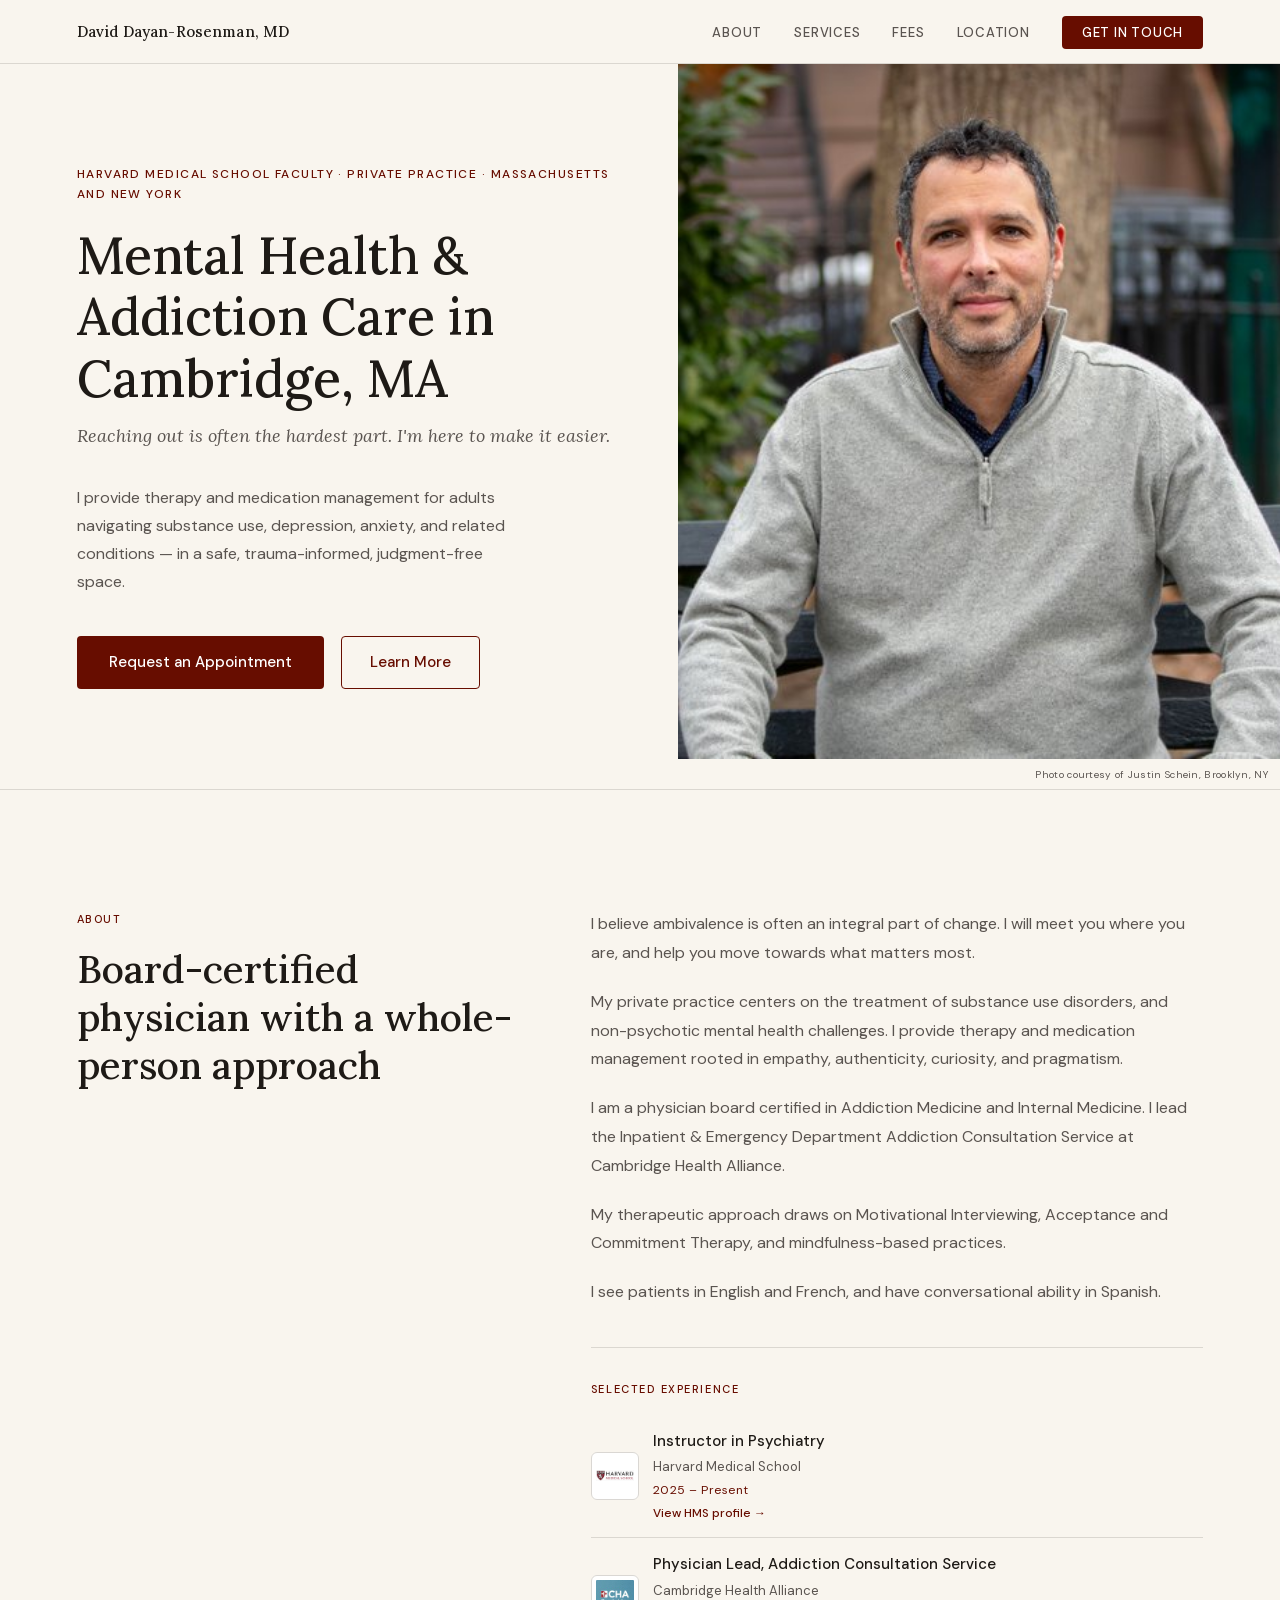
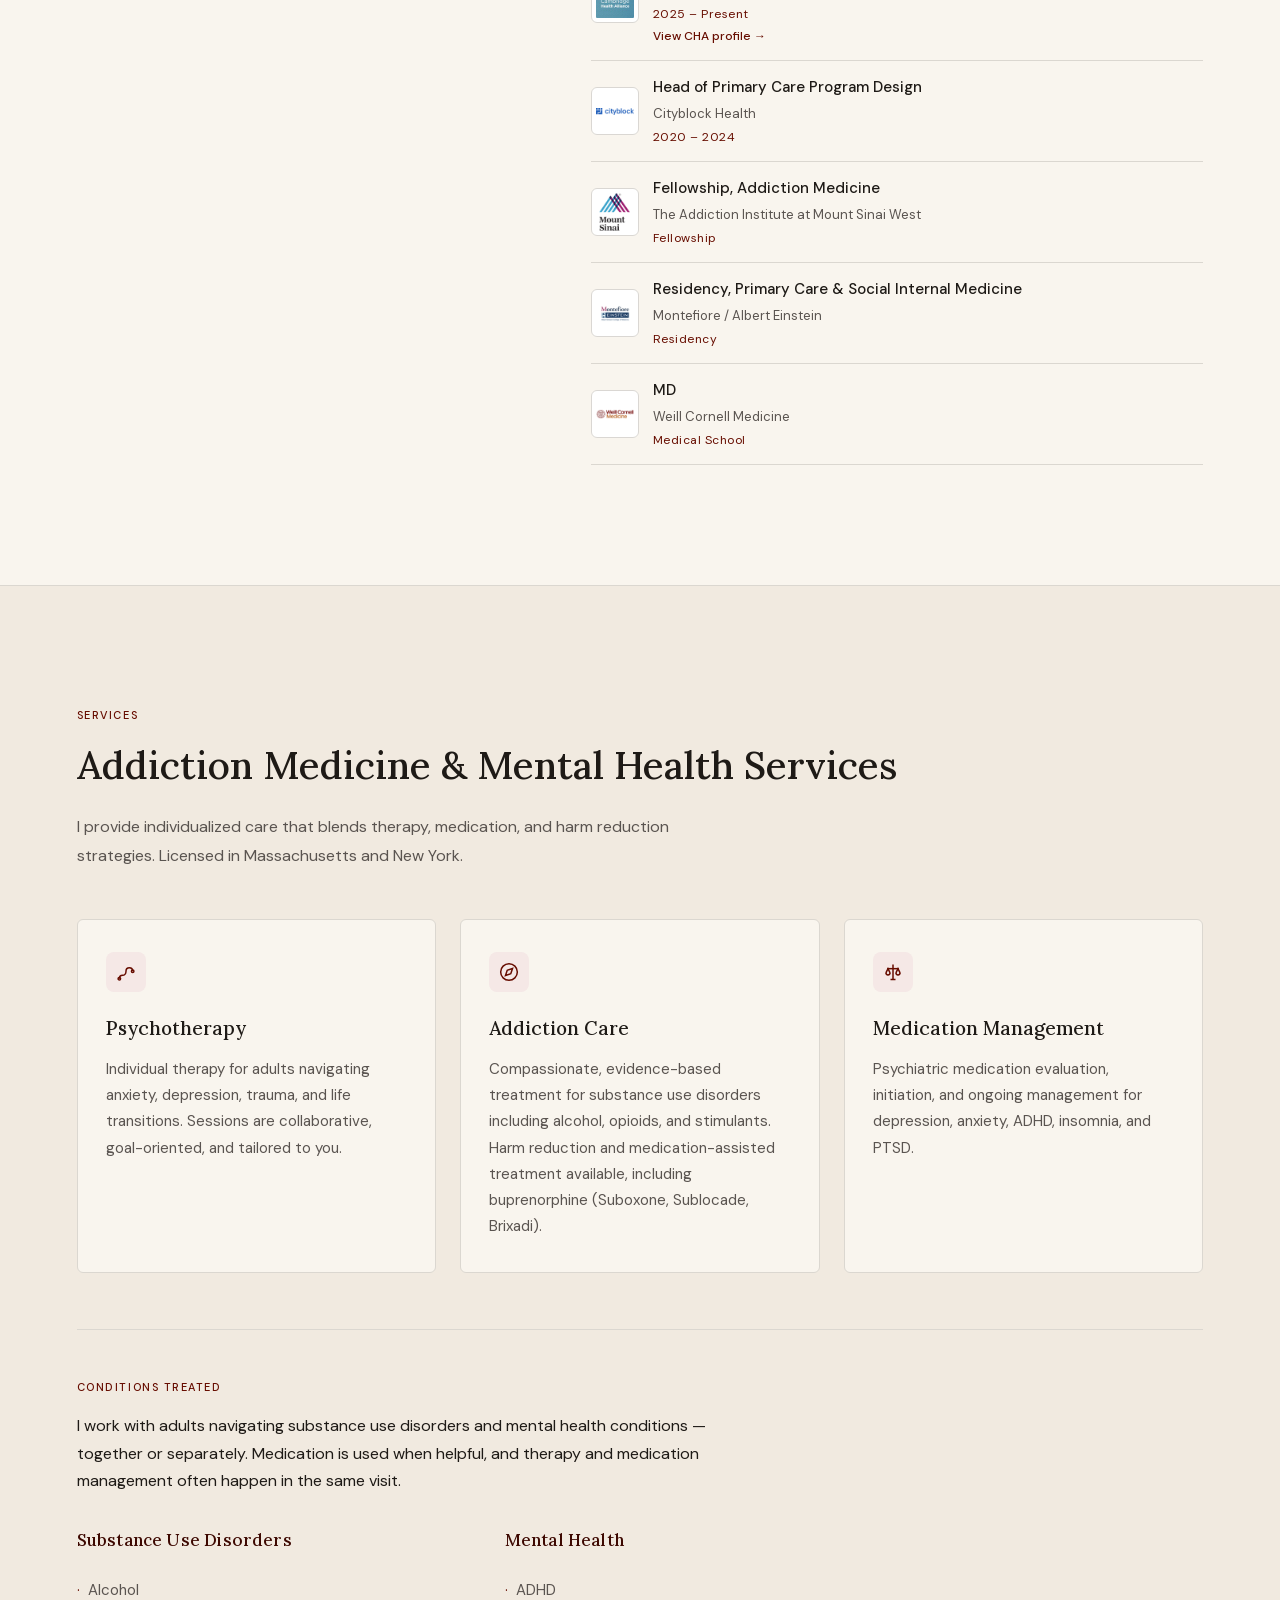
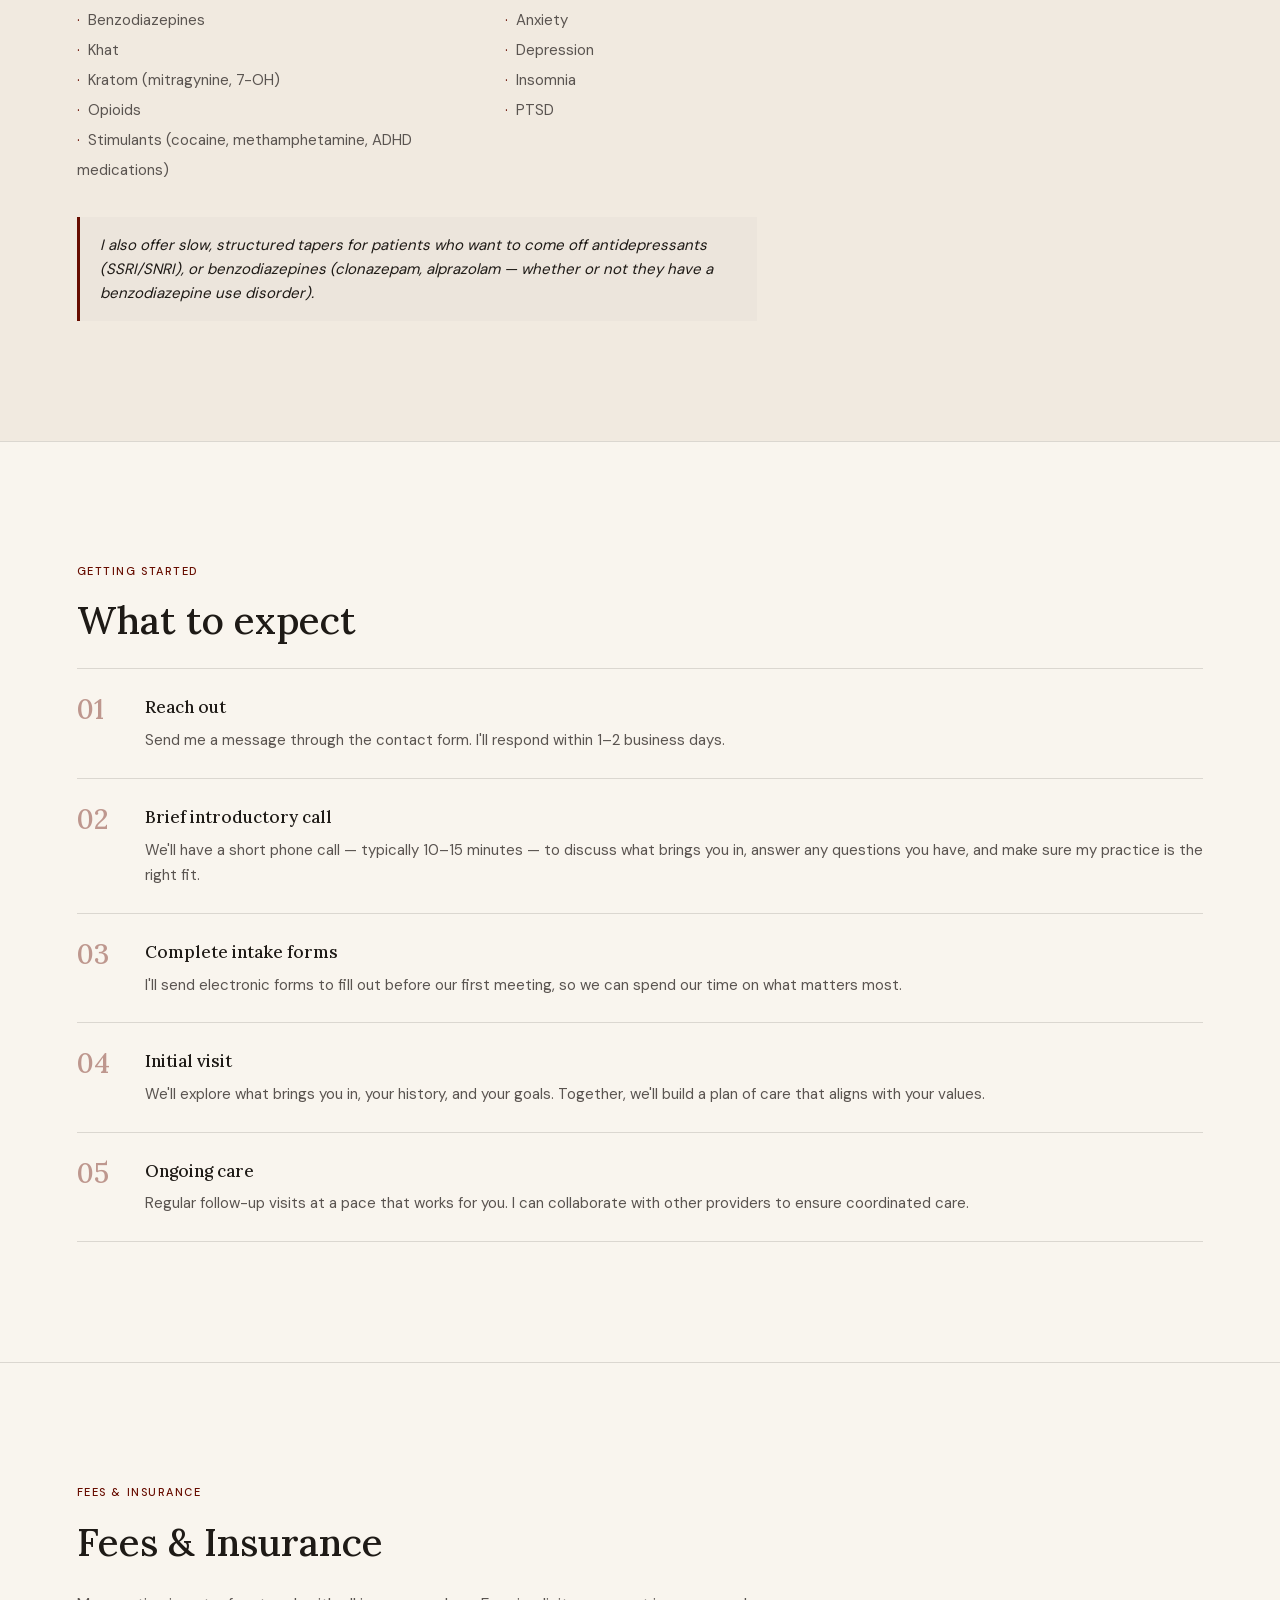
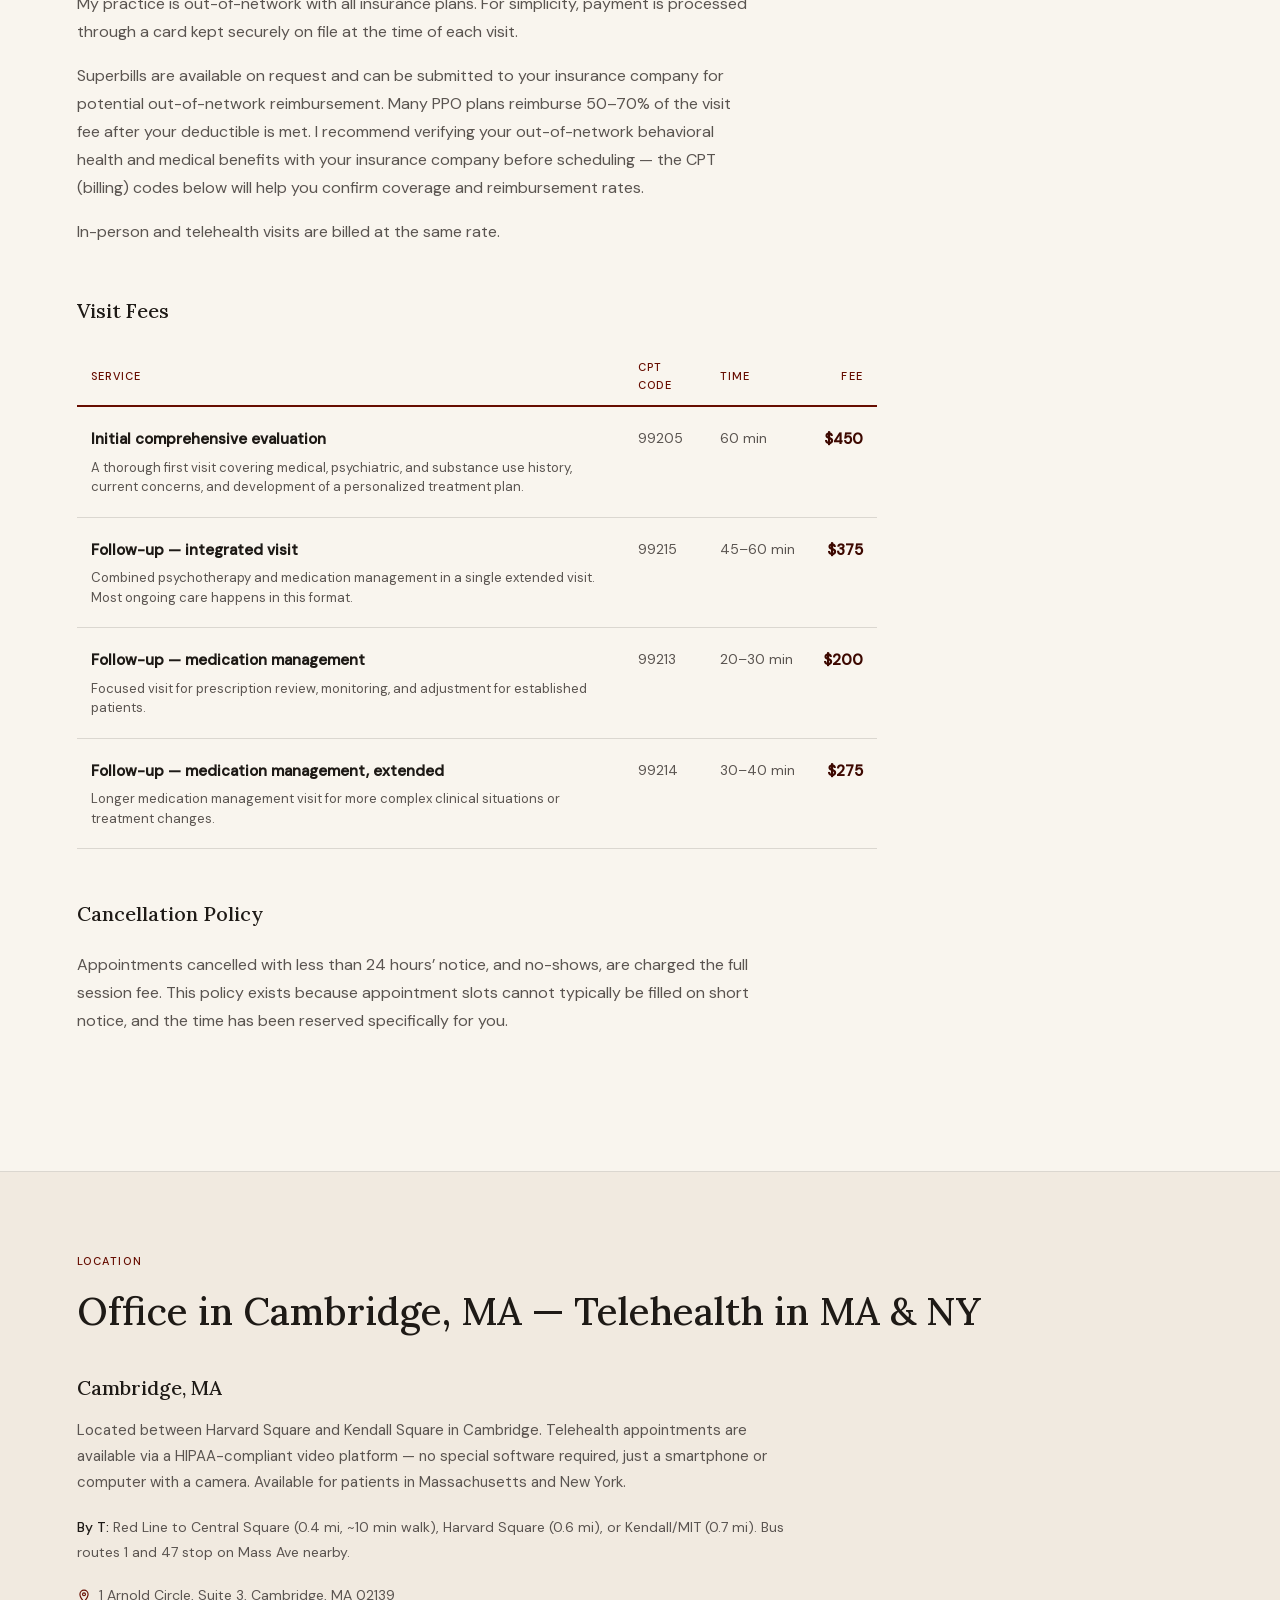
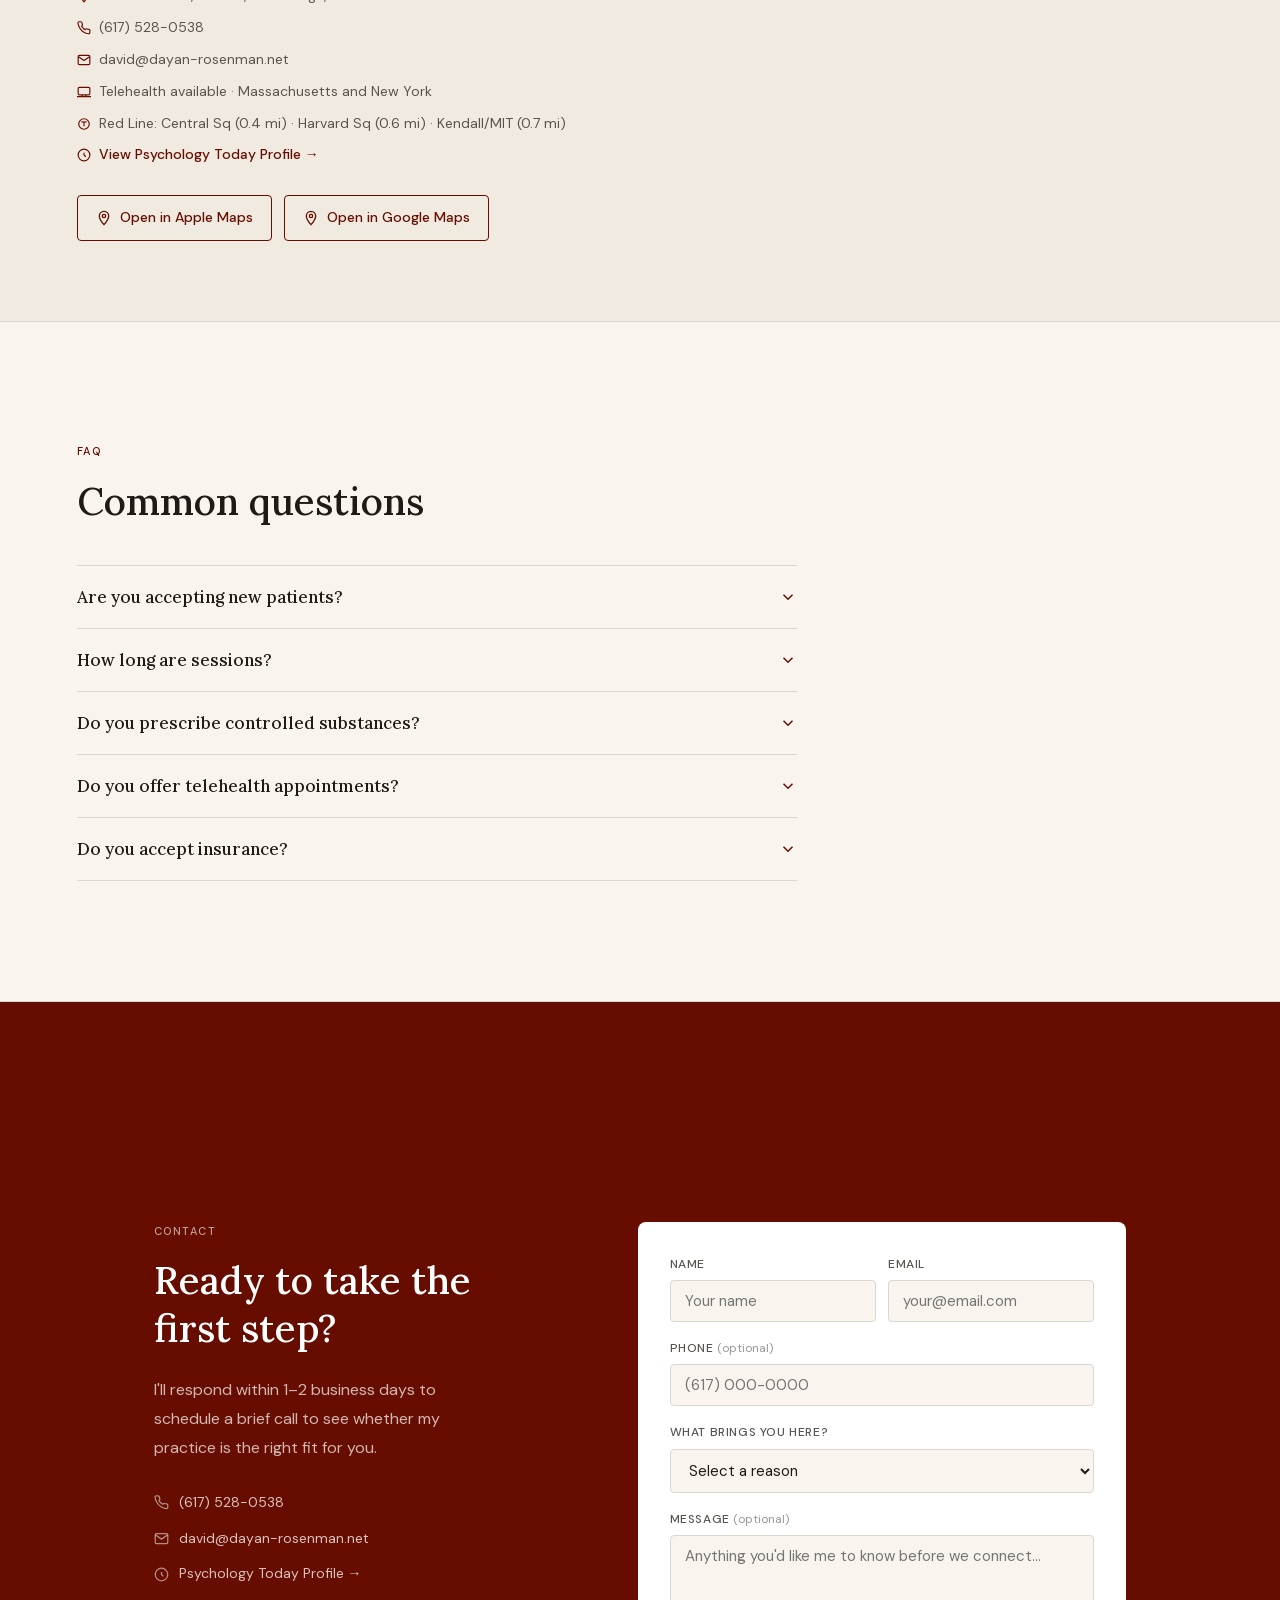
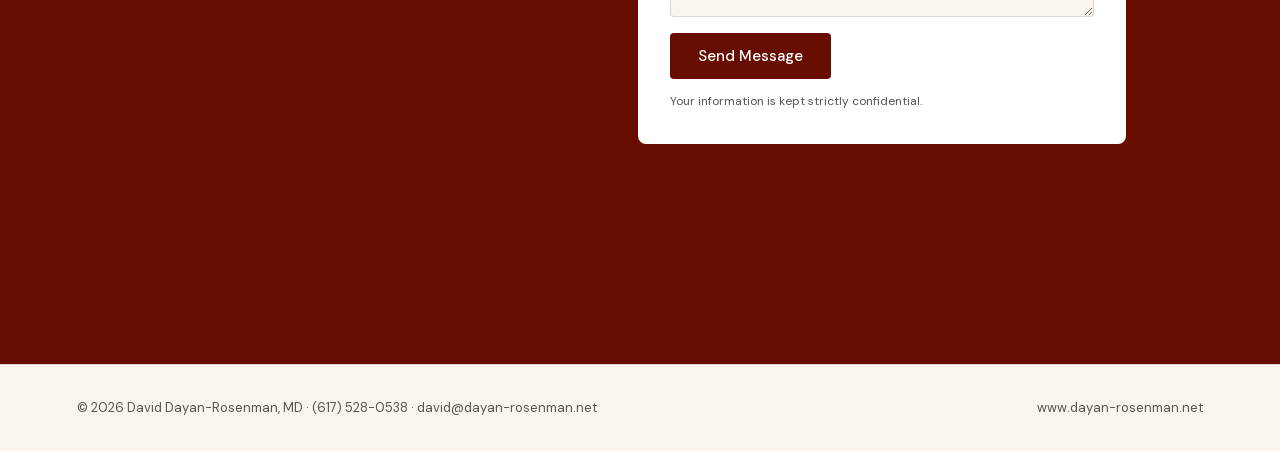
<file: index.html>
<!DOCTYPE html>
<html lang="en">
<head>
<meta charset="UTF-8">
<meta name="viewport" content="width=device-width, initial-scale=1.0">
<title>David Dayan-Rosenman, MD — Mental Health &amp; Addiction Care · Cambridge, MA</title>
<meta name="description" content="Harvard Medical School faculty physician offering therapy and medication management for substance use disorders and non-psychotic mental health challenges. Cambridge, MA and telehealth in MA &amp; NY.">
<link rel="stylesheet" href="/fonts/fonts.css">

<!-- Canonical -->
<link rel="canonical" href="https://dayan-rosenman.net/">

<!-- Open Graph -->
<meta property="og:type" content="website">
<meta property="og:url" content="https://dayan-rosenman.net/">
<meta property="og:title" content="David Dayan-Rosenman, MD — Mental Health &amp; Addiction Care · Cambridge, MA">
<meta property="og:description" content="Therapy and medication management for substance use disorders and non-psychotic mental health challenges. Harvard Medical School faculty physician. Cambridge, MA and telehealth in MA &amp; NY.">
<meta property="og:image" content="https://dayan-rosenman.net/uploads/og-image.jpg">
<meta property="og:image:width" content="1200">
<meta property="og:image:height" content="630">
<meta property="og:image:alt" content="Dr. David Dayan-Rosenman, MD">
<meta property="og:site_name" content="David Dayan-Rosenman, MD">
<meta property="og:locale" content="en_US">

<!-- Twitter Card -->
<meta name="twitter:card" content="summary_large_image">
<meta name="twitter:title" content="David Dayan-Rosenman, MD — Mental Health &amp; Addiction Care · Cambridge, MA">
<meta name="twitter:description" content="Therapy and medication management for substance use disorders and non-psychotic mental health challenges. Harvard Medical School faculty physician. Cambridge, MA and telehealth in MA &amp; NY.">
<meta name="twitter:image" content="https://dayan-rosenman.net/uploads/og-image.jpg">
<meta name="twitter:image:alt" content="Dr. David Dayan-Rosenman, MD">

<!-- Robots + Author + Geo -->
<meta name="robots" content="index, follow, max-snippet:-1, max-image-preview:large, max-video-preview:-1">
<meta name="author" content="David Dayan-Rosenman, MD">
<meta name="geo.region" content="US-MA">
<meta name="geo.placename" content="Cambridge, MA">
<meta name="geo.position" content="42.3736;-71.1284">
<meta name="ICBM" content="42.3736, -71.1284">

<!-- Favicon -->
<link rel="icon" href="/favicon.ico" sizes="any">
<link rel="icon" href="/favicon.svg" type="image/svg+xml">
<link rel="apple-touch-icon" href="/apple-touch-icon.png">

<style>
  *, *::before, *::after { box-sizing: border-box; margin: 0; padding: 0; }

  :root {
    --cream: oklch(97% 0.01 80);
    --cream-mid: oklch(94% 0.015 75);
    --ink: oklch(22% 0.01 60);
    --ink-light: oklch(45% 0.01 60);
    --accent: #670d00;
    --accent-light: #f5e8e6;
    --accent-dark: #3d0800;
    --rule: oklch(88% 0.01 75);
  }

  body {
    font-family: 'DM Sans', sans-serif;
    background: var(--cream);
    color: var(--ink);
    font-size: 17px;
    line-height: 1.7;
    -webkit-font-smoothing: antialiased;
  }

  /* NAV */
  nav {
    position: sticky;
    top: 0;
    z-index: 100;
    background: var(--cream);
    border-bottom: 1px solid var(--rule);
    padding: 0 clamp(24px, 6vw, 80px);
    display: flex;
    align-items: center;
    justify-content: space-between;
    height: 64px;
  }
  .nav-name {
    font-family: 'Lora', serif;
    font-size: 15px;
    font-weight: 500;
    letter-spacing: 0.01em;
    color: var(--ink);
    text-decoration: none;
  }
  .nav-links {
    display: flex;
    gap: 32px;
    list-style: none;
  }
  .nav-links a {
    font-size: 13px;
    font-weight: 500;
    letter-spacing: 0.06em;
    text-transform: uppercase;
    color: var(--ink-light);
    text-decoration: none;
    transition: color 0.2s;
  }
  .nav-links a:hover { color: var(--accent); }
  .nav-cta {
    background: var(--accent);
    color: white !important;
    padding: 8px 20px;
    border-radius: 4px;
    transition: background 0.2s !important;
  }
  .nav-cta:hover { background: var(--accent-dark) !important; color: white !important; }
  .nav-hamburger {
    display: none;
    flex-direction: column;
    gap: 5px;
    cursor: pointer;
    padding: 4px;
    background: none;
    border: none;
  }
  .nav-hamburger span {
    display: block;
    width: 22px;
    height: 2px;
    background: var(--ink);
    border-radius: 2px;
    transition: all 0.2s;
  }
  .mobile-menu {
    display: none;
    position: fixed;
    top: 64px;
    left: 0; right: 0;
    background: var(--cream);
    border-bottom: 1px solid var(--rule);
    padding: 16px 24px 24px;
    z-index: 99;
    flex-direction: column;
    gap: 4px;
  }
  .mobile-menu a {
    display: block;
    padding: 12px 0;
    font-size: 16px;
    font-weight: 400;
    color: var(--ink);
    text-decoration: none;
    border-bottom: 1px solid var(--rule);
  }
  .mobile-menu a:last-child { border-bottom: none; color: var(--accent); font-weight: 500; }
  @media (max-width: 768px) {
    .nav-hamburger { display: flex; }
  }

  /* HERO */
  .hero {
    display: grid;
    grid-template-columns: 1fr 1fr;
    gap: 0;
    padding: 0 0 0 clamp(24px, 6vw, 80px);
    align-items: stretch;
  }
  .hero-text {
    display: flex;
    flex-direction: column;
    padding: clamp(56px, 8vw, 100px) clamp(20px, 4vw, 60px) clamp(56px, 8vw, 100px) 0;
  }
  .hero-eyebrow {
    font-size: 12px;
    font-weight: 500;
    letter-spacing: 0.12em;
    text-transform: uppercase;
    color: var(--accent);
    margin-bottom: 20px;
  }
  .hero-title {
    font-family: 'Lora', serif;
    font-size: clamp(32px, 4vw, 52px);
    font-weight: 500;
    line-height: 1.2;
    color: var(--ink);
    margin-bottom: 12px;
  }
  .hero-subtitle {
    font-family: 'Lora', serif;
    font-size: clamp(14px, 1.5vw, 18px);
    font-style: italic;
    color: var(--ink-light);
    margin-bottom: 32px;
  }
  .hero-desc {
    font-size: 16px;
    color: var(--ink-light);
    max-width: 440px;
    margin-bottom: 40px;
    line-height: 1.75;
  }
  .hero-badges {
    display: flex;
    flex-wrap: wrap;
    gap: 8px;
    margin-bottom: 36px;
  }
  .badge {
    background: var(--accent-light);
    color: var(--accent-dark);
    font-size: 12px;
    font-weight: 500;
    letter-spacing: 0.04em;
    padding: 5px 12px;
    border-radius: 100px;
  }
  .btn-primary {
    display: inline-block;
    background: var(--accent);
    color: white;
    font-family: 'DM Sans', sans-serif;
    font-size: 15px;
    font-weight: 500;
    padding: 14px 32px;
    border-radius: 4px;
    text-decoration: none;
    transition: background 0.2s, transform 0.15s;
    align-self: flex-start;
  }
  .btn-primary:hover { background: var(--accent-dark); transform: translateY(-1px); }
  .btn-secondary {
    display: inline-block;
    border: 1.5px solid var(--accent);
    color: var(--accent);
    font-family: 'DM Sans', sans-serif;
    font-size: 15px;
    font-weight: 500;
    padding: 13px 28px;
    border-radius: 4px;
    text-decoration: none;
    transition: background 0.2s;
    margin-left: 12px;
  }
  .btn-secondary:hover { background: var(--accent-light); }
  .hero-photo {
    display: flex;
    flex-direction: column;
    width: 100%;
    height: 100%;
    min-height: 520px;
    border-radius: 0;
    flex-shrink: 0;
    border: none;
  }
  .hero-photo-img {
    flex: 1;
    overflow: hidden;
    min-height: 0;
  }
  .hero-photo-img img {
    width: 100%;
    height: 100%;
    object-fit: cover;
    object-position: center top;
    display: block;
  }
  .photo-credit {
    font-size: 10px;
    color: var(--ink-light);
    letter-spacing: 0.03em;
    text-align: right;
    padding: 7px 12px 6px;
    margin: 0;
  }
  .photo-credit a {
    color: var(--ink-light);
    text-decoration: none;
  }
  .photo-credit a:hover { color: var(--accent); }

  /* SECTION BASE */
  section {
    padding: clamp(64px, 10vw, 120px) clamp(24px, 6vw, 80px);
  }
  .section-label {
    font-size: 11px;
    font-weight: 500;
    letter-spacing: 0.14em;
    text-transform: uppercase;
    color: var(--accent);
    margin-bottom: 16px;
  }
  .section-title {
    font-family: 'Lora', serif;
    font-size: clamp(26px, 3vw, 40px);
    font-weight: 500;
    line-height: 1.25;
    margin-bottom: 24px;
  }
  .section-body {
    font-size: 16px;
    color: var(--ink-light);
    max-width: 640px;
    line-height: 1.8;
  }
  hr.rule {
    border: none;
    border-top: 1px solid var(--rule);
    margin: 0;
  }

  /* ABOUT */
  .about-grid {
    display: grid;
    grid-template-columns: 1fr 1.4fr;
    gap: clamp(40px, 6vw, 80px);
    align-items: start;
  }
  .credentials-block {
    margin-top: 40px;
    border-top: 1px solid var(--rule);
    padding-top: 32px;
  }
  .cred-list { list-style: none; }
  .cred-list li {
    padding: 14px 0;
    border-bottom: 1px solid var(--rule);
  }
  .cred-row {
    display: flex;
    align-items: center;
    gap: 14px;
  }
  .cred-row > div {
    display: flex;
    flex-direction: column;
    gap: 2px;
  }
  .cred-logo {
    width: 48px;
    height: 48px;
    object-fit: contain;
    border-radius: 6px;
    border: 1px solid var(--rule);
    padding: 4px;
    background: white;
    flex-shrink: 0;
    filter: grayscale(0.4);
  }
  .cred-monogram {
    width: 48px;
    height: 48px;
    border-radius: 6px;
    border: 1px solid var(--rule);
    background: var(--cream-mid);
    flex-shrink: 0;
    display: flex;
    align-items: center;
    justify-content: center;
    font-size: 11px;
    font-weight: 600;
    letter-spacing: 0.03em;
    color: var(--ink-light);
    font-family: 'DM Sans', sans-serif;
  }
  .cred-title {
    font-weight: 500;
    font-size: 15px;
  }
  .cred-org {
    font-size: 13px;
    color: var(--ink-light);
  }
  .cred-date {
    font-size: 12px;
    color: var(--accent);
    letter-spacing: 0.04em;
  }

  /* SERVICES */
  .services-section { background: var(--cream-mid); }
  .services-grid {
    display: grid;
    grid-template-columns: repeat(3, 1fr);
    gap: 24px;
    margin-top: 48px;
  }
  .service-card {
    background: var(--cream);
    padding: 32px 28px;
    border-radius: 6px;
    border: 1px solid var(--rule);
  }
  .service-icon {
    width: 40px;
    height: 40px;
    background: var(--accent-light);
    border-radius: 8px;
    margin-bottom: 20px;
    display: flex;
    align-items: center;
    justify-content: center;
  }
  .service-icon svg { width: 20px; height: 20px; stroke: var(--accent); fill: none; stroke-width: 1.8; }
  .service-title {
    font-family: 'Lora', serif;
    font-size: 19px;
    font-weight: 500;
    margin-bottom: 12px;
  }
  .service-body {
    font-size: 15px;
    color: var(--ink-light);
    line-height: 1.75;
  }

  /* CONDITIONS */
  .conditions-wrap {
    margin-top: 56px;
    padding-top: 48px;
    border-top: 1px solid var(--rule);
  }
  .conditions-list {
    margin-top: 20px;
    font-size: 15px;
    color: var(--ink-light);
    list-style: none;
    padding: 0;
    line-height: 2;
  }
  .conditions-list li::before {
    content: '·';
    color: var(--accent);
    margin-right: 8px;
  }
  .conditions-intro {
    max-width: 680px;
    margin: 12px 0 32px;
    font-size: 16px;
    line-height: 1.7;
    color: var(--ink);
  }
  .conditions-grid {
    display: grid;
    grid-template-columns: 1fr 1fr;
    gap: 32px 56px;
    max-width: 800px;
  }
  .conditions-group-title {
    font-family: 'Lora', serif;
    font-size: 17px;
    font-weight: 500;
    color: var(--accent-dark);
    margin: 0 0 12px;
    letter-spacing: 0.01em;
  }
  .conditions-callout {
    max-width: 680px;
    margin: 32px 0 0;
    padding: 16px 20px;
    border-left: 3px solid var(--accent);
    background: rgba(0,0,0,0.02);
    font-size: 15px;
    line-height: 1.6;
    color: var(--ink);
    font-style: italic;
  }

  /* EXPECT */
  .expect-grid {
    display: grid;
    grid-template-columns: 1fr 1fr;
    gap: clamp(40px, 6vw, 80px);
    margin-top: 48px;
    align-items: start;
  }
  .expect-steps { display: flex; flex-direction: column; gap: 0; }
  .step {
    display: grid;
    grid-template-columns: 48px 1fr;
    gap: 20px;
    padding: 24px 0;
    border-bottom: 1px solid var(--rule);
  }
  .step:first-child { border-top: 1px solid var(--rule); }
  .step-num {
    font-family: 'Lora', serif;
    font-size: 28px;
    font-weight: 500;
    color: var(--accent);
    opacity: 0.4;
    line-height: 1.2;
  }
  .step-content h4 {
    font-family: 'Lora', serif;
    font-size: 17px;
    font-weight: 500;
    margin-bottom: 6px;
  }
  .step-content p {
    font-size: 15px;
    color: var(--ink-light);
    line-height: 1.7;
  }
  .fees-card {
    background: var(--cream-mid);
    border: 1px solid var(--rule);
    border-radius: 6px;
    padding: 36px 32px;
  }
  .fees-card h3 {
    font-family: 'Lora', serif;
    font-size: 22px;
    font-weight: 500;
    margin-bottom: 20px;
  }
  .fees-card p {
    font-size: 15px;
    color: var(--ink-light);
    line-height: 1.75;
    margin-bottom: 16px;
  }
  .fees-card p:last-child { margin-bottom: 0; }
  .fees-note {
    margin-top: 20px;
    padding-top: 20px;
    border-top: 1px solid var(--rule);
    font-size: 13px;
    color: var(--ink-light);
    font-style: italic;
  }

  /* FEES TABLE SECTION */
  .fees-intro { max-width: 680px; }
  .fees-intro p {
    font-size: 16px;
    color: var(--ink-light);
    line-height: 1.75;
    margin-bottom: 16px;
  }
  .fees-h3 {
    font-family: 'Lora', serif;
    font-size: 20px;
    font-weight: 500;
    color: var(--ink);
    margin: 48px 0 20px;
    max-width: 800px;
  }
  .fees-table {
    width: 100%;
    max-width: 800px;
    border-collapse: collapse;
    margin-bottom: 12px;
  }
  .fees-table thead th {
    text-align: left;
    padding: 10px 14px;
    border-bottom: 2px solid var(--accent);
    font-size: 11px;
    font-weight: 500;
    letter-spacing: 0.1em;
    text-transform: uppercase;
    color: var(--accent);
  }
  .fees-table thead th:last-child { text-align: right; }
  .fees-table tbody td {
    padding: 20px 14px;
    border-bottom: 1px solid var(--rule);
    vertical-align: top;
    font-size: 15px;
  }
  .fees-table tbody td:nth-child(2),
  .fees-table tbody td:nth-child(3) {
    white-space: nowrap;
    font-variant-numeric: tabular-nums;
    color: var(--ink-light);
    font-size: 14px;
  }
  .fees-table tbody td:last-child {
    text-align: right;
    white-space: nowrap;
    font-weight: 600;
    font-variant-numeric: tabular-nums;
    color: var(--accent-dark);
  }
  .fee-desc {
    font-size: 13px;
    color: var(--ink-light);
    margin-top: 5px;
    line-height: 1.5;
    font-weight: 400;
  }

  /* CTA SECTION */
  .cta-section {
    background: var(--accent);
  }
  .cta-inner {
    display: grid;
    grid-template-columns: 1fr 1.2fr;
    gap: clamp(40px, 6vw, 80px);
    padding: clamp(64px, 10vw, 100px) clamp(24px, 6vw, 80px);
    align-items: start;
  }
  .cta-contact-list {
    display: flex;
    flex-direction: column;
    gap: 12px;
  }
  .cta-link {
    display: flex;
    align-items: center;
    gap: 10px;
    font-size: 14px;
    color: rgba(255,255,255,0.75);
    text-decoration: none;
    transition: color 0.2s;
  }
  .cta-link:hover { color: white; }
  .cta-link svg { flex-shrink: 0; opacity: 0.7; }

  /* FORM */
  .cta-form-wrap {
    background: white;
    border-radius: 8px;
    padding: 32px;
  }
  .contact-form { display: flex; flex-direction: column; gap: 16px; }
  .form-row { display: grid; grid-template-columns: 1fr 1fr; gap: 12px; }
  .form-group { display: flex; flex-direction: column; gap: 6px; }
  .form-group label {
    font-size: 12px;
    font-weight: 500;
    letter-spacing: 0.05em;
    text-transform: uppercase;
    color: var(--ink-light);
  }
  .form-optional { font-weight: 400; text-transform: none; letter-spacing: 0; color: var(--ink-light); opacity: 0.6; }
  .form-group input,
  .form-group select,
  .form-group textarea {
    font-family: 'DM Sans', sans-serif;
    font-size: 15px;
    color: var(--ink);
    background: var(--cream);
    border: 1px solid var(--rule);
    border-radius: 4px;
    padding: 10px 14px;
    outline: none;
    transition: border-color 0.2s;
    width: 100%;
  }
  .form-group input:focus,
  .form-group select:focus,
  .form-group textarea:focus {
    border-color: var(--accent);
  }
  .form-group textarea { resize: vertical; }
  .form-submit {
    background: var(--accent);
    color: white;
    font-family: 'DM Sans', sans-serif;
    font-size: 15px;
    font-weight: 500;
    padding: 13px 28px;
    border: none;
    border-radius: 4px;
    cursor: pointer;
    transition: background 0.2s, transform 0.15s;
    align-self: flex-start;
  }
  .form-submit:disabled { opacity: 0.6; cursor: not-allowed; transform: none; }
  .form-submit:hover:not(:disabled) { background: var(--accent-dark); transform: translateY(-1px); }
  .form-note {
    font-size: 12px;
    color: var(--ink-light);
    margin-top: -4px;
  }
  .form-success {
    text-align: center;
    padding: 40px 20px;
    display: flex;
    flex-direction: column;
    align-items: center;
    gap: 12px;
  }
  .form-success h3 {
    font-family: 'Lora', serif;
    font-size: 22px;
    font-weight: 500;
    color: var(--ink);
  }
  .form-success p {
    font-size: 15px;
    color: var(--ink-light);
    line-height: 1.6;
  }

  /* LOCATION */
  .location-section {
    background: var(--cream-mid);
    padding: clamp(48px, 8vw, 80px) clamp(24px, 6vw, 80px);
  }
  .location-info { max-width: 720px; margin-top: 36px; }
  .location-info h3 {
    font-family: 'Lora', serif;
    font-size: 20px;
    font-weight: 500;
    margin-bottom: 12px;
  }
  .location-info p {
    font-size: 15px;
    color: var(--ink-light);
    line-height: 1.75;
    margin-bottom: 20px;
  }
  .location-detail {
    display: flex;
    flex-direction: column;
    gap: 8px;
    font-size: 14px;
    color: var(--ink-light);
  }
  .location-detail span { display: flex; align-items: center; gap: 8px; }
  .location-detail svg { width: 14px; height: 14px; stroke: var(--accent); fill: none; stroke-width: 2; flex-shrink: 0; }
  .map-actions {
    display: flex;
    gap: 12px;
    margin-top: 28px;
    flex-wrap: wrap;
  }
  .map-actions a {
    display: inline-flex;
    align-items: center;
    gap: 8px;
    padding: 10px 18px;
    border: 1.5px solid var(--accent);
    border-radius: 4px;
    color: var(--accent);
    text-decoration: none;
    font-family: 'DM Sans', sans-serif;
    font-size: 14px;
    font-weight: 500;
    transition: background 0.2s;
  }
  .map-actions a:hover { background: var(--accent-light); }
  .map-actions svg { width: 16px; height: 16px; stroke: currentColor; fill: none; stroke-width: 2; flex-shrink: 0; }

  /* FAQ */
  .faq-list { max-width: 720px; margin-top: 40px; }
  .faq-item { border-top: 1px solid var(--rule); }
  .faq-item:last-child { border-bottom: 1px solid var(--rule); }
  .faq-q {
    width: 100%;
    display: flex;
    justify-content: space-between;
    align-items: center;
    padding: 20px 0;
    background: none;
    border: none;
    cursor: pointer;
    font-family: 'Lora', serif;
    font-size: 17px;
    font-weight: 500;
    color: var(--ink);
    text-align: left;
    gap: 16px;
  }
  .faq-q svg { flex-shrink: 0; color: var(--accent); transition: transform 0.2s; }
  .faq-q[aria-expanded="true"] svg { transform: rotate(180deg); }
  .faq-a {
    font-size: 15px;
    color: var(--ink-light);
    line-height: 1.75;
    padding-bottom: 20px;
    display: none;
  }
  .faq-a.open { display: block; }

  /* FOOTER */
  footer {
    padding: 32px clamp(24px, 6vw, 80px);
    border-top: 1px solid var(--rule);
    display: flex;
    justify-content: space-between;
    align-items: center;
    font-size: 13px;
    color: var(--ink-light);
  }
  footer a { color: var(--ink-light); text-decoration: none; }

  /* MOBILE */
  @media (max-width: 768px) {
    .nav-links { display: none !important; }
    .hero {
      display: flex !important;
      flex-direction: column;
      gap: 32px;
      padding: 40px 20px;
    }
    .hero-text { order: 1; padding: 0 !important; }
    .hero-photo {
      order: 2;
      width: 100vw !important;
      margin-left: -20px !important;
      height: auto !important;
      min-height: unset !important;
      border-radius: 0 !important;
    }
    .hero-photo-img {
      width: 100%;
      height: 72vw;
      max-height: 340px;
      border-radius: 0;
      overflow: hidden;
    }
    .photo-credit { text-align: center; padding: 6px 20px 0; }
    .hero-desc { font-size: 15px; }
    .btn-secondary { margin-left: 0; margin-top: 10px; display: block; text-align: center; }
    .about-grid { grid-template-columns: 1fr; }
    .services-grid { grid-template-columns: 1fr; }
    .conditions-list { gap: 0; }
    .conditions-grid { grid-template-columns: 1fr; gap: 24px; }
    .expect-grid { grid-template-columns: 1fr; }
    footer { flex-direction: column; gap: 8px; text-align: center; }
    section { padding: 48px 20px; }
    .cta-inner { grid-template-columns: 1fr; }
    .form-row { grid-template-columns: 1fr; }
    .fees-table thead { display: none; }
    .fees-table, .fees-table tbody, .fees-table tr { display: block; }
    .fees-table tr { border-bottom: 1px solid var(--rule); padding: 16px 0; }
    .fees-table tbody td { display: block; border-bottom: none; padding: 2px 0; }
    .fees-table tbody td:nth-child(2)::before { content: "CPT: "; color: var(--ink-light); }
    .fees-table tbody td:nth-child(3)::before { content: "Time: "; color: var(--ink-light); }
    .fees-table tbody td:last-child { text-align: left; margin-top: 6px; }
    .fees-table tbody td:last-child::before { content: "Fee: "; color: var(--ink-light); font-weight: 400; }
  }
</style>

<script type="application/ld+json">
{
  "@context": "https://schema.org",
  "@graph": [
    {
      "@type": "Physician",
      "@id": "https://dayan-rosenman.net/#physician",
      "name": "David Dayan-Rosenman, MD",
      "alternateName": "Dr. David Dayan-Rosenman",
      "description": "Harvard Medical School faculty physician, board-certified in Addiction Medicine and Internal Medicine. Provides therapy and medication management for adults navigating substance use disorders and non-psychotic mental health challenges in Cambridge, MA and via telehealth in MA & NY.",
      "image": "https://dayan-rosenman.net/uploads/headshot3.jpg",
      "url": "https://dayan-rosenman.net/",
      "telephone": "+16175280538",
      "email": "david@dayan-rosenman.net",
      "gender": "Male",
      "jobTitle": "Physician",
      "medicalSpecialty": ["Addiction Medicine", "Internal Medicine", "Psychiatry"],
      "hasCredential": [
        {
          "@type": "EducationalOccupationalCredential",
          "credentialCategory": "degree",
          "name": "MD",
          "recognizedBy": { "@type": "Organization", "name": "Weill Cornell Medicine" }
        },
        {
          "@type": "EducationalOccupationalCredential",
          "credentialCategory": "certification",
          "name": "Board Certified, Addiction Medicine",
          "recognizedBy": { "@type": "Organization", "name": "American Board of Preventive Medicine" }
        },
        {
          "@type": "EducationalOccupationalCredential",
          "credentialCategory": "certification",
          "name": "Board Certified, Internal Medicine",
          "recognizedBy": { "@type": "Organization", "name": "American Board of Internal Medicine" }
        }
      ],
      "alumniOf": [
        { "@type": "Organization", "name": "Weill Cornell Medicine" },
        { "@type": "Organization", "name": "Montefiore / Albert Einstein College of Medicine" },
        { "@type": "Organization", "name": "The Addiction Institute at Mount Sinai West" }
      ],
      "memberOf": [
        { "@type": "Organization", "name": "Harvard Medical School", "roleName": "Instructor in Psychiatry" },
        { "@type": "Organization", "name": "Cambridge Health Alliance", "roleName": "Physician Lead, Addiction Consultation Service" }
      ],
      "address": {
        "@type": "PostalAddress",
        "streetAddress": "1 Arnold Circle, Suite 3",
        "addressLocality": "Cambridge",
        "addressRegion": "MA",
        "postalCode": "02139",
        "addressCountry": "US"
      },
      "knowsLanguage": ["en", "fr", "es"],
      "sameAs": ["https://www.psychologytoday.com/profile/728025", "https://connects.catalyst.harvard.edu/profiles/display/Person/223341", "https://www.challiance.org/doctors/profile?n=2589"]
    },
    {
      "@type": "MedicalBusiness",
      "@id": "https://dayan-rosenman.net/#practice",
      "name": "David Dayan-Rosenman, MD — Private Practice",
      "url": "https://dayan-rosenman.net/",
      "image": "https://dayan-rosenman.net/uploads/headshot3.jpg",
      "description": "Private practice offering psychotherapy and medication management for adults navigating substance use disorders and non-psychotic mental health challenges. Cambridge, MA and telehealth in MA & NY.",
      "telephone": "+16175280538",
      "email": "david@dayan-rosenman.net",
      "priceRange": "$$",
      "address": {
        "@type": "PostalAddress",
        "streetAddress": "1 Arnold Circle, Suite 3",
        "addressLocality": "Cambridge",
        "addressRegion": "MA",
        "postalCode": "02139",
        "addressCountry": "US"
      },
      "geo": {
        "@type": "GeoCoordinates",
        "latitude": 42.3736,
        "longitude": -71.1284
      },
      "medicalSpecialty": ["Addiction Medicine", "Psychiatry", "Mental Health"],
      "availableService": [
        { "@type": "MedicalTherapy", "name": "Psychotherapy" },
        { "@type": "MedicalTherapy", "name": "Medication Management" },
        { "@type": "MedicalTherapy", "name": "Addiction Care / Medication-Assisted Treatment" },
        { "@type": "MedicalTherapy", "name": "Buprenorphine Treatment for Opioid Use Disorder" },
        { "@type": "MedicalTherapy", "name": "Slow Tapers (Benzodiazepines, SSRIs/SNRIs)" },
        { "@type": "MedicalTherapy", "name": "Telehealth" }
      ],
      "areaServed": [
        { "@type": "State", "name": "Massachusetts" },
        { "@type": "State", "name": "New York" }
      ],
      "sameAs": ["https://www.psychologytoday.com/profile/728025"]
    },
    {
      "@type": "FAQPage",
      "@id": "https://dayan-rosenman.net/#faq",
      "mainEntity": [
        {
          "@type": "Question",
          "name": "Are you accepting new patients?",
          "acceptedAnswer": { "@type": "Answer", "text": "Yes, I am currently accepting new patients. Telehealth appointments generally have more flexibility. In-person visits at my Cambridge office are available on Fridays — availability is limited and tends to fill quickly." }
        },
        {
          "@type": "Question",
          "name": "How long are sessions?",
          "acceptedAnswer": { "@type": "Answer", "text": "Session length depends on the visit type. Initial evaluations are 60 minutes. Follow-up integrated visits combining therapy and medication management are 45-60 minutes. Focused medication management visits are 20-40 minutes." }
        },
        {
          "@type": "Question",
          "name": "Do you prescribe controlled substances?",
          "acceptedAnswer": { "@type": "Answer", "text": "When clinically appropriate, yes. This includes medications such as buprenorphine (Suboxone, Sublocade, Brixadi) for opioid use disorder, as well as other controlled medications for conditions like anxiety, ADHD, and insomnia." }
        },
        {
          "@type": "Question",
          "name": "Do you offer telehealth appointments?",
          "acceptedAnswer": { "@type": "Answer", "text": "Yes. I offer telehealth appointments for patients located in Massachusetts and New York." }
        },
        {
          "@type": "Question",
          "name": "Do you accept insurance?",
          "acceptedAnswer": { "@type": "Answer", "text": "I am out-of-network with all insurance plans and do not bill insurers directly. Superbills are available on request and can be submitted to your insurance for potential out-of-network reimbursement — many PPO plans cover 50-70% of the visit fee after your deductible is met." }
        }
      ]
    },
    {
      "@type": "WebSite",
      "@id": "https://dayan-rosenman.net/#website",
      "url": "https://dayan-rosenman.net/",
      "name": "David Dayan-Rosenman, MD",
      "description": "Mental Health & Addiction Care — Cambridge, MA",
      "publisher": { "@id": "https://dayan-rosenman.net/#physician" },
      "inLanguage": "en-US"
    },
    {
      "@type": "WebPage",
      "@id": "https://dayan-rosenman.net/#webpage",
      "url": "https://dayan-rosenman.net/",
      "name": "David Dayan-Rosenman, MD — Mental Health & Addiction Care · Cambridge, MA",
      "description": "Private practice offering therapy, addiction care, and medication management for adults in Cambridge, MA and via telehealth in MA & NY.",
      "isPartOf": { "@id": "https://dayan-rosenman.net/#website" },
      "about": { "@id": "https://dayan-rosenman.net/#physician" },
      "inLanguage": "en-US"
    }
  ]
}
</script>
</head>
<body>

<!-- NAV -->
<nav>
  <a href="#" class="nav-name">David Dayan-Rosenman, MD</a>
  <ul class="nav-links">
    <li><a href="#about">About</a></li>
    <li><a href="#services">Services</a></li>
    <li><a href="#fees">Fees</a></li>
    <li><a href="#location">Location</a></li>
    <li><a href="#contact" class="nav-cta">Get in Touch</a></li>
  </ul>
  <button class="nav-hamburger" onclick="toggleMenu()" aria-label="Menu">
    <span></span><span></span><span></span>
  </button>
</nav>
<div class="mobile-menu" id="mobile-menu">
  <a href="#about" onclick="closeMenu()">About</a>
  <a href="#services" onclick="closeMenu()">Services</a>
  <a href="#fees" onclick="closeMenu()">Fees</a>
  <a href="#location" onclick="closeMenu()">Location</a>
  <a href="#contact" onclick="closeMenu()">Get in Touch</a>
</div>

<!-- HERO -->
<div class="hero">
  <div class="hero-text">
    <div class="hero-eyebrow">Harvard Medical School Faculty · Private Practice · Massachusetts and New York</div>
    <h1 class="hero-title">Mental Health &amp; Addiction Care in Cambridge, MA</h1>
    <p class="hero-subtitle">Reaching out is often the hardest part. I'm here to make it easier.</p>
    <p class="hero-desc">I provide therapy and medication management for adults navigating substance use, depression, anxiety, and related conditions — in a safe, trauma-informed, judgment-free space.</p>
    <div>
      <a href="#contact" class="btn-primary">Request an Appointment</a>
      <a href="#services" class="btn-secondary">Learn More</a>
    </div>
  </div>
  <div class="hero-photo">
    <div class="hero-photo-img">
      <img
        src="uploads/headshot-1000w.jpg"
        srcset="uploads/headshot-500w.jpg 500w, uploads/headshot-1000w.jpg 1000w, uploads/headshot-1600w.jpg 1600w"
        sizes="(max-width: 768px) 100vw, 38vw"
        width="1000" height="1000"
        alt="Dr. David Dayan-Rosenman, Addiction Medicine and Mental Health physician in Cambridge MA"
        fetchpriority="high">
    </div>
    <p class="photo-credit">Photo courtesy of <a href="https://www.shadowboxfilms.com/justin-schein" target="_blank" rel="noopener">Justin Schein</a>, Brooklyn, NY</p>
  </div>
</div>

<hr class="rule">

<!-- ABOUT -->
<section id="about">
  <div class="about-grid">
    <div>
      <div class="section-label">About</div>
      <h2 class="section-title">Board-certified physician with a whole-person approach</h2>
    </div>
    <div>
      <p class="section-body" style="margin-bottom:20px">I believe ambivalence is often an integral part of change. I will meet you where you are, and help you move towards what matters most.</p>
      <p class="section-body" style="margin-bottom:20px">My private practice centers on the treatment of substance use disorders, and non-psychotic mental health challenges. I provide therapy and medication management rooted in empathy, authenticity, curiosity, and pragmatism.</p>
      <p class="section-body" style="margin-bottom:20px">I am a physician board certified in Addiction Medicine and Internal Medicine. I lead the Inpatient &amp; Emergency Department Addiction Consultation Service at Cambridge Health Alliance.</p>
      <p class="section-body" style="margin-bottom:20px">My therapeutic approach draws on Motivational Interviewing, Acceptance and Commitment Therapy, and mindfulness-based practices.</p>
      <p class="section-body">I see patients in English and French, and have conversational ability in Spanish.</p>

      <div class="credentials-block">
        <div class="section-label">Selected Experience</div>
        <ul class="cred-list">
          <li>
            <div class="cred-row">
              <img src="uploads/logos/framed_hms_logo.png" class="cred-logo" alt="Harvard Medical School logo" width="48" height="48" loading="lazy" onerror="this.style.display='none';this.nextElementSibling.style.display='flex'"><div class="cred-monogram" style="display:none">HMS</div>
              <div>
                <span class="cred-title">Instructor in Psychiatry</span>
                <span class="cred-org">Harvard Medical School</span>
                <span class="cred-date">2025 – Present</span>
                <a href="https://connects.catalyst.harvard.edu/profiles/display/Person/223341" target="_blank" rel="noopener" style="font-size:12px; color:var(--accent); text-decoration:none; font-weight:500;">View HMS profile →</a>
              </div>
            </div>
          </li>
          <li>
            <div class="cred-row">
              <img src="uploads/logos/cha.jpg" class="cred-logo" alt="Cambridge Health Alliance logo" width="48" height="48" loading="lazy" onerror="this.style.display='none';this.nextElementSibling.style.display='flex'"><div class="cred-monogram" style="display:none">CHA</div>
              <div>
                <span class="cred-title">Physician Lead, Addiction Consultation Service</span>
                <span class="cred-org">Cambridge Health Alliance</span>
                <span class="cred-date">2025 – Present</span>
                <a href="https://www.challiance.org/doctors/profile?n=2589" target="_blank" rel="noopener" style="font-size:12px; color:var(--accent); text-decoration:none; font-weight:500;">View CHA profile →</a>
              </div>
            </div>
          </li>
          <li>
            <div class="cred-row">
              <img src="uploads/logos/cb.png" class="cred-logo" alt="Cityblock Health logo" width="48" height="48" loading="lazy" onerror="this.style.display='none';this.nextElementSibling.style.display='flex'"><div class="cred-monogram" style="display:none">CB</div>
              <div>
                <span class="cred-title">Head of Primary Care Program Design</span>
                <span class="cred-org">Cityblock Health</span>
                <span class="cred-date">2020 – 2024</span>
              </div>
            </div>
          </li>
          <li>
            <div class="cred-row">
              <img src="uploads/logos/ms.png" class="cred-logo" alt="Mount Sinai Health System logo" width="48" height="48" loading="lazy" onerror="this.style.display='none';this.nextElementSibling.style.display='flex'"><div class="cred-monogram" style="display:none">MS</div>
              <div>
                <span class="cred-title">Fellowship, Addiction Medicine</span>
                <span class="cred-org">The Addiction Institute at Mount Sinai West</span>
                <span class="cred-date">Fellowship</span>
              </div>
            </div>
          </li>
          <li>
            <div class="cred-row">
              <img src="uploads/logos/monte_einstein_logo.png" class="cred-logo" alt="Montefiore Einstein logo" width="48" height="48" loading="lazy" onerror="this.style.display='none';this.nextElementSibling.style.display='flex'"><div class="cred-monogram" style="display:none">ME</div>
              <div>
                <span class="cred-title">Residency, Primary Care &amp; Social Internal Medicine</span>
                <span class="cred-org">Montefiore / Albert Einstein</span>
                <span class="cred-date">Residency</span>
              </div>
            </div>
          </li>
          <li>
            <div class="cred-row">
              <img src="uploads/logos/wc.png" class="cred-logo" alt="Weill Cornell Medicine logo" width="48" height="48" loading="lazy" onerror="this.style.display='none';this.nextElementSibling.style.display='flex'"><div class="cred-monogram" style="display:none">WC</div>
              <div>
                <span class="cred-title">MD</span>
                <span class="cred-org">Weill Cornell Medicine</span>
                <span class="cred-date">Medical School</span>
              </div>
            </div>
          </li>
        </ul>
      </div>
    </div>
  </div>
</section>

<hr class="rule">

<!-- SERVICES -->
<section id="services" class="services-section">
  <div class="section-label">Services</div>
  <h2 class="section-title">Addiction Medicine &amp; Mental Health Services</h2>
  <p class="section-body">I provide individualized care that blends therapy, medication, and harm reduction strategies. Licensed in Massachusetts and New York.</p>

  <div class="services-grid">
    <div class="service-card">
      <div class="service-icon">
        <!-- Winding path: journey through, non-linear work -->
        <svg viewBox="0 0 24 24"><path d="M4 20c0-3 2-4 4-4s4-2 4-5 2-4 4-4 4 1 4 4"/><circle cx="4" cy="20" r="1.5"/><circle cx="20" cy="11" r="1.5"/></svg>
      </div>
      <div class="service-title">Psychotherapy</div>
      <p class="service-body">Individual therapy for adults navigating anxiety, depression, trauma, and life transitions. Sessions are collaborative, goal-oriented, and tailored to you.</p>
    </div>
    <div class="service-card">
      <div class="service-icon">
        <!-- Compass: finding direction, MI/ACT framing -->
        <svg viewBox="0 0 24 24"><circle cx="12" cy="12" r="10"/><polygon points="16.24 7.76 14.12 14.12 7.76 16.24 9.88 9.88 16.24 7.76"/></svg>
      </div>
      <div class="service-title">Addiction Care</div>
      <p class="service-body">Compassionate, evidence-based treatment for substance use disorders including alcohol, opioids, and stimulants. Harm reduction and medication-assisted treatment available, including buprenorphine (Suboxone, Sublocade, Brixadi).</p>
    </div>
    <div class="service-card">
      <div class="service-icon">
        <!-- Balance scale: careful titration, medication used when helpful -->
        <svg viewBox="0 0 24 24"><path d="M12 3v18"/><path d="M5 8h14"/><path d="M3.5 13l2.5-5 2.5 5"/><path d="M15.5 13l2.5-5 2.5 5"/><path d="M3.5 13a2.5 2.5 0 0 0 5 0"/><path d="M15.5 13a2.5 2.5 0 0 0 5 0"/><path d="M9 21h6"/></svg>
      </div>
      <div class="service-title">Medication Management</div>
      <p class="service-body">Psychiatric medication evaluation, initiation, and ongoing management for depression, anxiety, ADHD, insomnia, and PTSD.</p>
    </div>
  </div>

  <div class="conditions-wrap">
    <div class="section-label">Conditions Treated</div>
    <p class="conditions-intro">I work with adults navigating substance use disorders and mental health conditions — together or separately. Medication is used when helpful, and therapy and medication management often happen in the same visit.</p>

    <div class="conditions-grid">
      <div class="conditions-group">
        <h3 class="conditions-group-title">Substance Use Disorders</h3>
        <ul class="conditions-list">
          <li>Alcohol</li>
          <li>Benzodiazepines</li>
          <li>Khat</li>
          <li>Kratom (mitragynine, 7-OH)</li>
          <li>Opioids</li>
          <li>Stimulants (cocaine, methamphetamine, ADHD medications)</li>
        </ul>
      </div>
      <div class="conditions-group">
        <h3 class="conditions-group-title">Mental Health</h3>
        <ul class="conditions-list">
          <li>ADHD</li>
          <li>Anxiety</li>
          <li>Depression</li>
          <li>Insomnia</li>
          <li>PTSD</li>
        </ul>
      </div>
    </div>

    <p class="conditions-callout">I also offer slow, structured tapers for patients who want to come off antidepressants (SSRI/SNRI), or benzodiazepines (clonazepam, alprazolam — whether or not they have a benzodiazepine use disorder).</p>
  </div>
</section>

<hr class="rule">

<!-- WHAT TO EXPECT -->
<section id="expect">
  <div class="section-label">Getting Started</div>
  <h2 class="section-title">What to expect</h2>
  <div class="expect-steps">
    <div class="step">
      <div class="step-num">01</div>
      <div class="step-content">
        <h4>Reach out</h4>
        <p>Send me a message through the contact form. I'll respond within 1–2 business days.</p>
      </div>
    </div>
    <div class="step">
      <div class="step-num">02</div>
      <div class="step-content">
        <h4>Brief introductory call</h4>
        <p>We'll have a short phone call — typically 10–15 minutes — to discuss what brings you in, answer any questions you have, and make sure my practice is the right fit.</p>
      </div>
    </div>
    <div class="step">
      <div class="step-num">03</div>
      <div class="step-content">
        <h4>Complete intake forms</h4>
        <p>I'll send electronic forms to fill out before our first meeting, so we can spend our time on what matters most.</p>
      </div>
    </div>
    <div class="step">
      <div class="step-num">04</div>
      <div class="step-content">
        <h4>Initial visit</h4>
        <p>We'll explore what brings you in, your history, and your goals. Together, we'll build a plan of care that aligns with your values.</p>
      </div>
    </div>
    <div class="step">
      <div class="step-num">05</div>
      <div class="step-content">
        <h4>Ongoing care</h4>
        <p>Regular follow-up visits at a pace that works for you. I can collaborate with other providers to ensure coordinated care.</p>
      </div>
    </div>
  </div>
</section>

<hr class="rule">

<!-- FEES -->
<section id="fees">
  <div class="section-label">Fees &amp; Insurance</div>
  <h2 class="section-title">Fees &amp; Insurance</h2>
  <div class="fees-intro">
    <p>My practice is out-of-network with all insurance plans. For simplicity, payment is processed through a card kept securely on file at the time of each visit.</p>
    <p>Superbills are available on request and can be submitted to your insurance company for potential out-of-network reimbursement. Many PPO plans reimburse 50&ndash;70% of the visit fee after your deductible is met. I recommend verifying your out-of-network behavioral health and medical benefits with your insurance company before scheduling &mdash; the CPT (billing) codes below will help you confirm coverage and reimbursement rates.</p>
    <p>In-person and telehealth visits are billed at the same rate.</p>
  </div>
  <h3 class="fees-h3">Visit Fees</h3>
  <table class="fees-table">
    <thead>
      <tr>
        <th>Service</th>
        <th>CPT Code</th>
        <th>Time</th>
        <th>Fee</th>
      </tr>
    </thead>
    <tbody>
      <tr>
        <td>
          <strong>Initial comprehensive evaluation</strong>
          <div class="fee-desc">A thorough first visit covering medical, psychiatric, and substance use history, current concerns, and development of a personalized treatment plan.</div>
        </td>
        <td>99205</td>
        <td>60 min</td>
        <td>$450</td>
      </tr>
      <tr>
        <td>
          <strong>Follow-up &mdash; integrated visit</strong>
          <div class="fee-desc">Combined psychotherapy and medication management in a single extended visit. Most ongoing care happens in this format.</div>
        </td>
        <td>99215</td>
        <td>45&ndash;60 min</td>
        <td>$375</td>
      </tr>
      <tr>
        <td>
          <strong>Follow-up &mdash; medication management</strong>
          <div class="fee-desc">Focused visit for prescription review, monitoring, and adjustment for established patients.</div>
        </td>
        <td>99213</td>
        <td>20&ndash;30 min</td>
        <td>$200</td>
      </tr>
      <tr>
        <td>
          <strong>Follow-up &mdash; medication management, extended</strong>
          <div class="fee-desc">Longer medication management visit for more complex clinical situations or treatment changes.</div>
        </td>
        <td>99214</td>
        <td>30&ndash;40 min</td>
        <td>$275</td>
      </tr>
    </tbody>
  </table>
  <h3 class="fees-h3">Cancellation Policy</h3>
  <div class="fees-intro">
    <p>Appointments cancelled with less than 24 hours&rsquo; notice, and no-shows, are charged the full session fee. This policy exists because appointment slots cannot typically be filled on short notice, and the time has been reserved specifically for you.</p>
  </div>
</section>

<hr class="rule">

<!-- LOCATION -->
<section class="location-section" id="location">
  <div class="section-label">Location</div>
  <h2 class="section-title">Office in Cambridge, MA — Telehealth in MA &amp; NY</h2>
  <div class="location-info">
    <h3>Cambridge, MA</h3>
    <p>Located between Harvard Square and Kendall Square in Cambridge. Telehealth appointments are available via a HIPAA-compliant video platform — no special software required, just a smartphone or computer with a camera. Available for patients in Massachusetts and New York.</p>
    <p style="font-size:14px; color:var(--ink-light); line-height:1.75; margin-bottom:20px"><strong style="color:var(--ink); font-weight:500">By T:</strong> Red Line to Central Square (0.4 mi, ~10 min walk), Harvard Square (0.6 mi), or Kendall/MIT (0.7 mi). Bus routes 1 and 47 stop on Mass Ave nearby.</p>
    <div class="location-detail">
      <span>
        <svg viewBox="0 0 24 24"><path d="M12 2C8.13 2 5 5.13 5 9c0 5.25 7 13 7 13s7-7.75 7-13c0-3.87-3.13-7-7-7z"/><circle cx="12" cy="9" r="2.5"/></svg>
        1 Arnold Circle, Suite 3, Cambridge, MA 02139
      </span>
      <span>
        <svg viewBox="0 0 24 24"><path d="M22 16.92v3a2 2 0 0 1-2.18 2 19.79 19.79 0 0 1-8.63-3.07A19.5 19.5 0 0 1 4.69 12 19.79 19.79 0 0 1 1.61 3.41 2 2 0 0 1 3.6 1.22h3a2 2 0 0 1 2 1.72 12.84 12.84 0 0 0 .7 2.81 2 2 0 0 1-.45 2.11L7.91 8.91a16 16 0 0 0 6 6l.86-.86a2 2 0 0 1 2.11-.45 12.84 12.84 0 0 0 2.81.7A2 2 0 0 1 22 16.92z"/></svg>
        <a href="tel:6175280538" style="color: inherit; text-decoration: none;">(617) 528-0538</a>
      </span>
      <span>
        <svg viewBox="0 0 24 24"><path d="M4 4h16c1.1 0 2 .9 2 2v12c0 1.1-.9 2-2 2H4c-1.1 0-2-.9-2-2V6c0-1.1.9-2 2-2z"/><polyline points="22,6 12,13 2,6"/></svg>
        <a href="mailto:david@dayan-rosenman.net" style="color: inherit; text-decoration: none;">david@dayan-rosenman.net</a>
      </span>
      <span>
        <svg viewBox="0 0 24 24"><rect x="2" y="4" width="20" height="13" rx="2"/><path d="M0 20h24M9 17v3M15 17v3"/></svg>
        Telehealth available · Massachusetts and New York
      </span>
      <span>
        <svg viewBox="0 0 24 24"><circle cx="12" cy="12" r="9"/><line x1="7.5" y1="8.5" x2="16.5" y2="8.5"/><line x1="12" y1="8.5" x2="12" y2="16"/></svg>
        Red Line: Central Sq (0.4 mi) · Harvard Sq (0.6 mi) · Kendall/MIT (0.7 mi)
      </span>
      <span>
        <svg viewBox="0 0 24 24"><circle cx="12" cy="12" r="10"/><path d="M12 8v4l3 3"/></svg>
        <a href="https://www.psychologytoday.com/profile/728025" target="_blank" rel="noopener" style="color: var(--accent); text-decoration: none; font-weight: 500;">View Psychology Today Profile →</a>
      </span>
    </div>
    <div class="map-actions">
      <a href="https://maps.apple.com/?address=1+Arnold+Circle,+Suite+3,+Cambridge,+MA+02139" target="_blank" rel="noopener">
        <svg viewBox="0 0 24 24"><path d="M12 2C8.13 2 5 5.13 5 9c0 5.25 7 13 7 13s7-7.75 7-13c0-3.87-3.13-7-7-7z"/><circle cx="12" cy="9" r="2.5"/></svg>
        Open in Apple Maps
      </a>
      <a href="https://www.google.com/maps/search/?api=1&amp;query=1+Arnold+Circle,+Suite+3,+Cambridge,+MA+02139" target="_blank" rel="noopener">
        <svg viewBox="0 0 24 24"><path d="M12 2C8.13 2 5 5.13 5 9c0 5.25 7 13 7 13s7-7.75 7-13c0-3.87-3.13-7-7-7z"/><circle cx="12" cy="9" r="2.5"/></svg>
        Open in Google Maps
      </a>
    </div>
  </div>
</section>

<hr class="rule">

<!-- FAQ -->
<section id="faq">
  <div class="section-label">FAQ</div>
  <h2 class="section-title">Common questions</h2>
  <div class="faq-list">
    <div class="faq-item">
      <button class="faq-q" onclick="toggleFaq(this)" aria-expanded="false">
        Are you accepting new patients?
        <svg viewBox="0 0 24 24" width="18" height="18" fill="none" stroke="currentColor" stroke-width="2"><polyline points="6 9 12 15 18 9"/></svg>
      </button>
      <div class="faq-a">Yes, I am currently accepting new patients. Telehealth appointments generally have more flexibility. In-person visits at my Cambridge office are available on Fridays — availability is limited and tends to fill quickly, so I encourage reaching out sooner rather than later.</div>
    </div>
    <div class="faq-item">
      <button class="faq-q" onclick="toggleFaq(this)" aria-expanded="false">
        How long are sessions?
        <svg viewBox="0 0 24 24" width="18" height="18" fill="none" stroke="currentColor" stroke-width="2"><polyline points="6 9 12 15 18 9"/></svg>
      </button>
      <div class="faq-a">Session length depends on the visit type. Initial evaluations are 60 minutes. Follow-up integrated visits — combining therapy and medication management — are 45–60 minutes. Focused medication management visits are 20–40 minutes. See the <a href="#fees">Fees section</a> for a full breakdown.</div>
    </div>
    <div class="faq-item">
      <button class="faq-q" onclick="toggleFaq(this)" aria-expanded="false">
        Do you prescribe controlled substances?
        <svg viewBox="0 0 24 24" width="18" height="18" fill="none" stroke="currentColor" stroke-width="2"><polyline points="6 9 12 15 18 9"/></svg>
      </button>
      <div class="faq-a">When clinically appropriate, yes. This includes medications such as buprenorphine (Suboxone, Sublocade, Brixadi) for opioid use disorder, as well as other controlled medications for conditions like anxiety, ADHD, and insomnia.</div>
    </div>
    <div class="faq-item">
      <button class="faq-q" onclick="toggleFaq(this)" aria-expanded="false">
        Do you offer telehealth appointments?
        <svg viewBox="0 0 24 24" width="18" height="18" fill="none" stroke="currentColor" stroke-width="2"><polyline points="6 9 12 15 18 9"/></svg>
      </button>
      <div class="faq-a">Yes. I offer telehealth appointments for patients located in Massachusetts and New York.</div>
    </div>
    <div class="faq-item">
      <button class="faq-q" onclick="toggleFaq(this)" aria-expanded="false">
        Do you accept insurance?
        <svg viewBox="0 0 24 24" width="18" height="18" fill="none" stroke="currentColor" stroke-width="2"><polyline points="6 9 12 15 18 9"/></svg>
      </button>
      <div class="faq-a">I am out-of-network with all insurance plans and do not bill insurers directly. Superbills are available on request and can be submitted to your insurance for potential out-of-network reimbursement — many PPO plans cover 50&ndash;70% of the visit fee after your deductible is met. Current fees and CPT codes are listed in the <a href="#fees">Fees &amp; Insurance section</a>.</div>
    </div>
  </div>
</section>

<hr class="rule">

<!-- CONTACT -->
<section id="contact" class="cta-section">
  <div class="cta-inner">
    <div class="cta-left">
      <div class="section-label" style="color:rgba(255,255,255,0.6)">Contact</div>
      <h2 class="section-title" style="color:white; max-width:380px">Ready to take the first step?</h2>
      <p class="section-body" style="color:rgba(255,255,255,0.7); max-width:340px; margin-bottom:28px">I'll respond within 1–2 business days to schedule a brief call to see whether my practice is the right fit for you.</p>
      <div class="cta-contact-list">
        <a href="tel:6175280538" class="cta-link">
          <svg viewBox="0 0 24 24" width="15" height="15" fill="none" stroke="currentColor" stroke-width="2"><path d="M22 16.92v3a2 2 0 0 1-2.18 2 19.79 19.79 0 0 1-8.63-3.07A19.5 19.5 0 0 1 4.69 12 19.79 19.79 0 0 1 1.61 3.41 2 2 0 0 1 3.6 1.22h3a2 2 0 0 1 2 1.72 12.84 12.84 0 0 0 .7 2.81 2 2 0 0 1-.45 2.11L7.91 8.91a16 16 0 0 0 6 6l.86-.86a2 2 0 0 1 2.11-.45 12.84 12.84 0 0 0 2.81.7A2 2 0 0 1 22 16.92z"/></svg>
          (617) 528-0538
        </a>
        <a href="mailto:david@dayan-rosenman.net" class="cta-link">
          <svg viewBox="0 0 24 24" width="15" height="15" fill="none" stroke="currentColor" stroke-width="2"><path d="M4 4h16c1.1 0 2 .9 2 2v12c0 1.1-.9 2-2 2H4c-1.1 0-2-.9-2-2V6c0-1.1.9-2 2-2z"/><polyline points="22,6 12,13 2,6"/></svg>
          david@dayan-rosenman.net
        </a>
        <a href="https://www.psychologytoday.com/profile/728025" target="_blank" rel="noopener" class="cta-link">
          <svg viewBox="0 0 24 24" width="15" height="15" fill="none" stroke="currentColor" stroke-width="2"><circle cx="12" cy="12" r="10"/><path d="M12 8v4l3 3"/></svg>
          Psychology Today Profile →
        </a>
      </div>
    </div>
    <div class="cta-form-wrap">
      <form class="contact-form" id="contact-form" onsubmit="handleSubmit(event)">
        <div class="form-row">
          <div class="form-group">
            <label>Name</label>
            <input type="text" name="name" placeholder="Your name" required>
          </div>
          <div class="form-group">
            <label>Email</label>
            <input type="email" name="email" placeholder="your@email.com" required>
          </div>
        </div>
        <div class="form-group">
          <label>Phone <span class="form-optional">(optional)</span></label>
          <input type="tel" name="phone" placeholder="(617) 000-0000">
        </div>
        <div class="form-group">
          <label>What brings you here?</label>
          <select name="reason">
            <option value="" disabled selected>Select a reason</option>
            <option>Therapy / counseling</option>
            <option>Addiction care</option>
            <option>Medication management</option>
            <option>Buprenorphine treatment</option>
            <option>General inquiry</option>
          </select>
        </div>
        <div class="form-group">
          <label>Message <span class="form-optional">(optional)</span></label>
          <textarea name="message" placeholder="Anything you'd like me to know before we connect..." rows="3"></textarea>
        </div>
        <button type="submit" class="form-submit">Send Message</button>
        <p class="form-note">Your information is kept strictly confidential.</p>
      </form>
      <div class="form-success" id="form-success" style="display:none">
        <svg viewBox="0 0 24 24" width="40" height="40" fill="none" stroke="var(--accent)" stroke-width="1.5"><circle cx="12" cy="12" r="10"/><polyline points="9,12 11,14 15,10"/></svg>
        <h3>Message sent</h3>
        <p>Thank you for reaching out. I'll be in touch within 1–2 business days.</p>
      </div>
    </div>
  </div>
</section>

<!-- FOOTER -->
<footer>
  <span>© 2026 David Dayan-Rosenman, MD · <a href="tel:6175280538">(617) 528-0538</a> · <a href="mailto:david@dayan-rosenman.net">david@dayan-rosenman.net</a></span>
  <span>www.dayan-rosenman.net</span>
</footer>

<script>
const FORMSPREE_ID = 'mjgjreaj';

async function handleSubmit(e) {
  e.preventDefault();
  const form = e.target;
  const btn = form.querySelector('.form-submit');
  btn.disabled = true;
  btn.textContent = 'Sending…';

  try {
    const resp = await fetch(`https://formspree.io/f/${FORMSPREE_ID}`, {
      method: 'POST',
      body: new FormData(form),
      headers: { 'Accept': 'application/json' }
    });
    if (resp.ok) {
      form.style.display = 'none';
      document.getElementById('form-success').style.display = 'flex';
    } else {
      btn.disabled = false;
      btn.textContent = 'Send Message';
      alert('Something went wrong. Please email david@dayan-rosenman.net directly.');
    }
  } catch(err) {
    btn.disabled = false;
    btn.textContent = 'Send Message';
    alert('Something went wrong. Please email david@dayan-rosenman.net directly.');
  }
}

function toggleFaq(btn) {
  const answer = btn.nextElementSibling;
  const expanded = btn.getAttribute('aria-expanded') === 'true';
  btn.setAttribute('aria-expanded', !expanded);
  answer.classList.toggle('open', !expanded);
}

function toggleMenu() {
  const m = document.getElementById('mobile-menu');
  m.style.display = m.style.display === 'flex' ? 'none' : 'flex';
}
function closeMenu() {
  document.getElementById('mobile-menu').style.display = 'none';
}
</script>
</body>
</html>
</file>
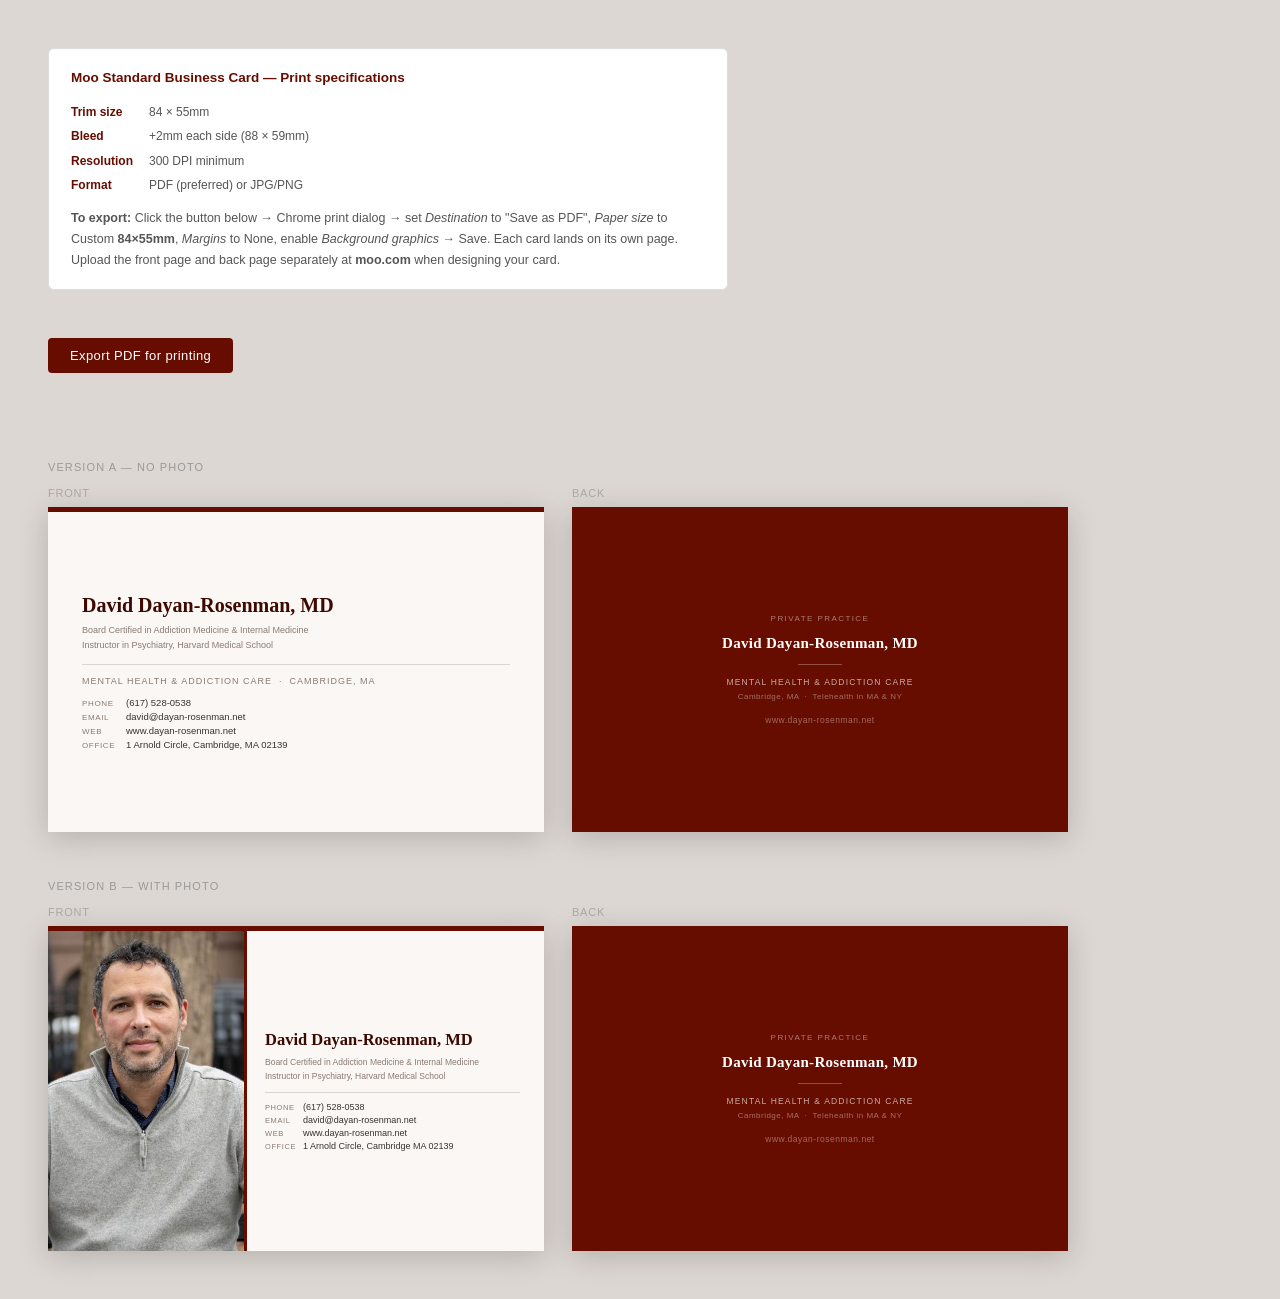
<file: business-card.html>
<!DOCTYPE html>
<html lang="en">
<head>
  <meta charset="UTF-8">
  <title>Business Cards – David Dayan-Rosenman, MD</title>
  <style>
    * { box-sizing: border-box; margin: 0; padding: 0; }
    body {
      background: #ddd7d3;
      font-family: Arial, Helvetica, sans-serif;
      padding: 48px;
      color: #3a3230;
    }

    /* ── Instructions ── */
    .instructions {
      font-size: 12.5px;
      color: #555;
      background: #fff;
      border: 1px solid #ddd;
      border-radius: 6px;
      padding: 18px 22px;
      max-width: 680px;
      margin-bottom: 48px;
      line-height: 1.7;
    }
    .instructions h2 { margin: 0 0 10px; font-size: 13.5px; color: #670d00; }
    .instructions table { border-collapse: collapse; margin-top: 6px; }
    .instructions td { padding: 2px 16px 2px 0; font-size: 12px; vertical-align: top; }
    .instructions td:first-child { font-weight: bold; color: #670d00; white-space: nowrap; }
    .instructions p { margin-top: 10px; }

    /* ── Print button ── */
    .print-btn {
      display: inline-block;
      margin-bottom: 40px;
      padding: 10px 22px;
      background: #670d00;
      color: #fff;
      font-family: Arial, sans-serif;
      font-size: 13px;
      border: none;
      border-radius: 4px;
      cursor: pointer;
      letter-spacing: 0.03em;
    }
    .print-btn:hover { background: #3d0800; }

    /* ── Print / PDF export ── */
    @media print {
      @page { size: 84mm 55mm; margin: 0; }
      * { -webkit-print-color-adjust: exact !important; print-color-adjust: exact !important; }
      html, body { background: white !important; padding: 0 !important; margin: 0 !important; }
      .instructions, .section-label, .print-btn { display: none !important; }
      .card-pair { display: block !important; gap: 0 !important; }
      .card-wrap { page-break-after: always; break-after: page; display: block !important; }
      .card-wrap .card-label { display: none !important; }
      .card { width: 84mm !important; height: 55mm !important; box-shadow: none !important; }
    }

    /* ── Section labels ── */
    .section-label {
      font-size: 11px;
      text-transform: uppercase;
      letter-spacing: 0.1em;
      color: #999;
      margin-bottom: 14px;
      margin-top: 48px;
    }
    .section-label:first-of-type { margin-top: 0; }

    .card-pair { display: flex; gap: 28px; flex-wrap: wrap; }
    .card-wrap .card-label {
      font-size: 11px;
      text-transform: uppercase;
      letter-spacing: 0.07em;
      color: #aaa;
      margin-bottom: 8px;
    }

    /* ── Card shell ── */
    /* Display at half print size — Moo 84×55mm at 300 DPI = 992×650px → shown at 496×325px */
    .card {
      width: 496px;
      height: 325px;
      overflow: hidden;
      box-shadow: 0 6px 28px rgba(0,0,0,0.18);
      position: relative;
    }

    /* ══════════════════════════════════════
       FRONT — No Photo
    ══════════════════════════════════════ */
    .front-nophoto {
      background: #faf7f4;
      border-top: 5px solid #670d00;
      display: flex;
      flex-direction: column;
      justify-content: center;
      padding: 26px 34px;
    }
    .fn-name {
      font-family: Georgia, 'Times New Roman', serif;
      font-size: 20px;
      font-weight: bold;
      color: #3d0800;
      line-height: 1.15;
      margin-bottom: 6px;
    }
    .fn-cred {
      font-size: 9px;
      color: #8a7a72;
      line-height: 1.65;
      margin-bottom: 11px;
    }
    .fn-rule {
      border: none;
      border-top: 1px solid #ddd5cf;
      margin-bottom: 11px;
    }
    .fn-specialty {
      font-size: 9px;
      text-transform: uppercase;
      letter-spacing: 0.11em;
      color: #8a7a72;
      margin-bottom: 11px;
    }
    .fn-contact { display: flex; flex-direction: column; gap: 3px; }
    .fn-row { display: flex; align-items: baseline; gap: 10px; font-size: 9.5px; }
    .fn-lbl {
      font-size: 8px;
      text-transform: uppercase;
      letter-spacing: 0.08em;
      color: #8a7a72;
      width: 34px;
      flex-shrink: 0;
    }
    .fn-val { color: #3a3230; }
    .fn-val a { color: #670d00; text-decoration: none; }

    /* ══════════════════════════════════════
       FRONT — With Photo
    ══════════════════════════════════════ */
    .front-photo {
      background: #faf7f4;
      display: flex;
      border-top: 5px solid #670d00;
    }
    .fp-photo {
      width: 196px;
      flex-shrink: 0;
      overflow: hidden;
    }
    .fp-photo img {
      width: 100%;
      height: 100%;
      object-fit: cover;
      object-position: center 10%;
      display: block;
    }
    .fp-content {
      flex: 1;
      display: flex;
      flex-direction: column;
      justify-content: center;
      padding: 18px 24px 18px 18px;
      border-left: 3px solid #670d00;
    }
    .fp-name {
      font-family: Georgia, 'Times New Roman', serif;
      font-size: 16.5px;
      font-weight: bold;
      color: #3d0800;
      line-height: 1.15;
      margin-bottom: 5px;
    }
    .fp-cred {
      font-size: 8.5px;
      color: #8a7a72;
      line-height: 1.65;
      margin-bottom: 9px;
    }
    .fp-rule {
      border: none;
      border-top: 1px solid #ddd5cf;
      margin-bottom: 9px;
    }
    .fp-contact { display: flex; flex-direction: column; gap: 3px; }
    .fp-row { display: flex; align-items: baseline; gap: 8px; font-size: 9px; }
    .fp-lbl {
      font-size: 7.5px;
      text-transform: uppercase;
      letter-spacing: 0.08em;
      color: #8a7a72;
      width: 30px;
      flex-shrink: 0;
    }
    .fp-val { color: #3a3230; }
    .fp-val a { color: #670d00; text-decoration: none; }

    /* ══════════════════════════════════════
       BACK (shared)
    ══════════════════════════════════════ */
    .back-card {
      background: #670d00;
      display: flex;
      flex-direction: column;
      align-items: center;
      justify-content: center;
      gap: 0;
    }
    .back-eyebrow {
      font-size: 8px;
      text-transform: uppercase;
      letter-spacing: 0.18em;
      color: rgba(255,255,255,0.45);
      margin-bottom: 12px;
    }
    .back-name {
      font-family: Georgia, serif;
      font-size: 15px;
      font-weight: bold;
      color: #fff;
      letter-spacing: 0.02em;
      margin-bottom: 12px;
    }
    .back-rule {
      width: 44px;
      border: none;
      border-top: 1px solid rgba(255,255,255,0.28);
      margin-bottom: 12px;
    }
    .back-specialty {
      font-size: 8.5px;
      text-transform: uppercase;
      letter-spacing: 0.14em;
      color: rgba(255,255,255,0.65);
      margin-bottom: 5px;
    }
    .back-location {
      font-size: 8px;
      color: rgba(255,255,255,0.4);
      letter-spacing: 0.06em;
      margin-bottom: 14px;
    }
    .back-url {
      font-size: 8.5px;
      color: rgba(255,255,255,0.38);
      letter-spacing: 0.06em;
    }
  </style>
</head>
<body>

  <div class="instructions">
    <h2>Moo Standard Business Card — Print specifications</h2>
    <table>
      <tr><td>Trim size</td><td>84 × 55mm</td></tr>
      <tr><td>Bleed</td><td>+2mm each side (88 × 59mm)</td></tr>
      <tr><td>Resolution</td><td>300 DPI minimum</td></tr>
      <tr><td>Format</td><td>PDF (preferred) or JPG/PNG</td></tr>
    </table>
    <p><strong>To export:</strong> Click the button below → Chrome print dialog → set <em>Destination</em> to "Save as PDF", <em>Paper size</em> to Custom <strong>84×55mm</strong>, <em>Margins</em> to None, enable <em>Background graphics</em> → Save. Each card lands on its own page. Upload the front page and back page separately at <strong>moo.com</strong> when designing your card.</p>
  </div>

  <button class="print-btn" onclick="window.print()">Export PDF for printing</button>

  <!-- ════════════════════════════════════════
       VERSION A — No Photo
  ════════════════════════════════════════ -->

  <div class="section-label">Version A — No photo</div>
  <div class="card-pair">

    <div class="card-wrap">
      <div class="card-label">Front</div>
      <div class="card front-nophoto">
        <div class="fn-name">David Dayan-Rosenman, MD</div>
        <div class="fn-cred">
          Board Certified in Addiction Medicine &amp; Internal Medicine<br>
          Instructor in Psychiatry, Harvard Medical School
        </div>
        <hr class="fn-rule">
        <div class="fn-specialty">Mental Health &amp; Addiction Care &nbsp;·&nbsp; Cambridge, MA</div>
        <div class="fn-contact">
          <div class="fn-row">
            <span class="fn-lbl">Phone</span>
            <span class="fn-val">(617) 528-0538</span>
          </div>
          <div class="fn-row">
            <span class="fn-lbl">Email</span>
            <span class="fn-val">david@dayan-rosenman.net</span>
          </div>
          <div class="fn-row">
            <span class="fn-lbl">Web</span>
            <span class="fn-val">www.dayan-rosenman.net</span>
          </div>
          <div class="fn-row">
            <span class="fn-lbl">Office</span>
            <span class="fn-val">1 Arnold Circle, Cambridge, MA 02139</span>
          </div>
        </div>
      </div>
    </div>

    <div class="card-wrap">
      <div class="card-label">Back</div>
      <div class="card back-card">
        <div class="back-eyebrow">Private Practice</div>
        <div class="back-name">David Dayan-Rosenman, MD</div>
        <hr class="back-rule">
        <div class="back-specialty">Mental Health &amp; Addiction Care</div>
        <div class="back-location">Cambridge, MA &nbsp;·&nbsp; Telehealth in MA &amp; NY</div>
        <div class="back-url">www.dayan-rosenman.net</div>
      </div>
    </div>

  </div>

  <!-- ════════════════════════════════════════
       VERSION B — With Photo
  ════════════════════════════════════════ -->

  <div class="section-label">Version B — With photo</div>
  <div class="card-pair">

    <div class="card-wrap">
      <div class="card-label">Front</div>
      <div class="card front-photo">
        <div class="fp-photo">
          <img src="uploads/headshot3.jpg" alt="Dr. David Dayan-Rosenman">
        </div>
        <div class="fp-content">
          <div class="fp-name">David Dayan-Rosenman, MD</div>
          <div class="fp-cred">
            Board Certified in Addiction Medicine &amp; Internal Medicine<br>
            Instructor in Psychiatry, Harvard Medical School
          </div>
          <hr class="fp-rule">
          <div class="fp-contact">
            <div class="fp-row">
              <span class="fp-lbl">Phone</span>
              <span class="fp-val">(617) 528-0538</span>
            </div>
            <div class="fp-row">
              <span class="fp-lbl">Email</span>
              <span class="fp-val">david@dayan-rosenman.net</span>
            </div>
            <div class="fp-row">
              <span class="fp-lbl">Web</span>
              <span class="fp-val">www.dayan-rosenman.net</span>
            </div>
            <div class="fp-row">
              <span class="fp-lbl">Office</span>
              <span class="fp-val">1 Arnold Circle, Cambridge MA 02139</span>
            </div>
          </div>
        </div>
      </div>
    </div>

    <div class="card-wrap">
      <div class="card-label">Back</div>
      <div class="card back-card">
        <div class="back-eyebrow">Private Practice</div>
        <div class="back-name">David Dayan-Rosenman, MD</div>
        <hr class="back-rule">
        <div class="back-specialty">Mental Health &amp; Addiction Care</div>
        <div class="back-location">Cambridge, MA &nbsp;·&nbsp; Telehealth in MA &amp; NY</div>
        <div class="back-url">www.dayan-rosenman.net</div>
      </div>
    </div>

  </div>

</body>
</html>
</file>
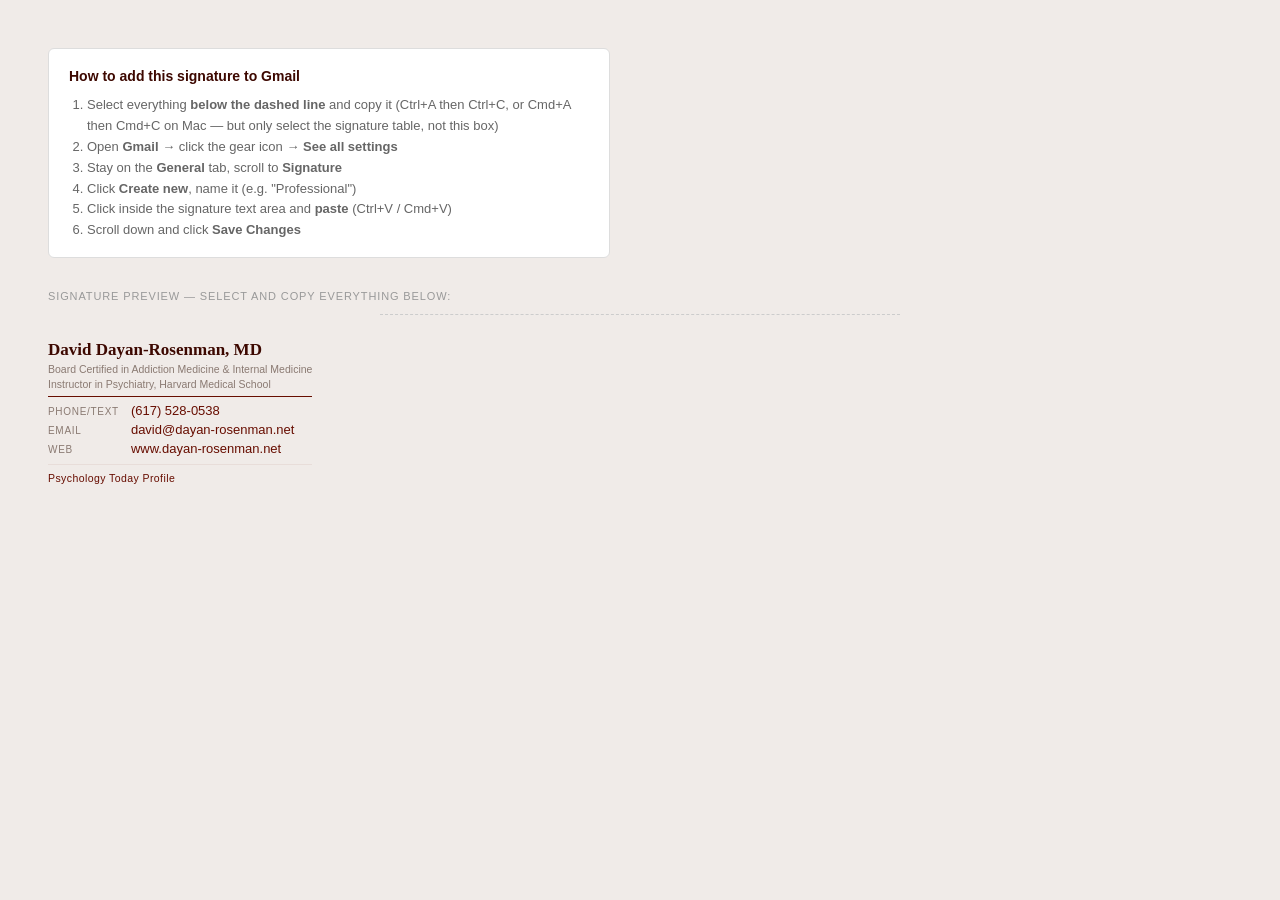
<file: email-signature.html>
<!DOCTYPE html>
<html lang="en">
<head>
  <meta charset="UTF-8">
  <title>Email Signature – David Dayan-Rosenman, MD</title>
  <style>
    body { background: #f0ebe8; padding: 40px; }
    .instructions {
      font-family: Arial, sans-serif;
      font-size: 13px;
      color: #666;
      background: #fff;
      border: 1px solid #ddd;
      border-radius: 6px;
      padding: 16px 20px;
      max-width: 520px;
      margin-bottom: 32px;
      line-height: 1.6;
    }
    .instructions h2 { margin: 0 0 8px; font-size: 14px; color: #3d0800; }
    .instructions ol { margin: 0; padding-left: 18px; }
    .preview-label {
      font-family: Arial, sans-serif;
      font-size: 11px;
      text-transform: uppercase;
      letter-spacing: 0.08em;
      color: #999;
      margin-bottom: 12px;
    }
  </style>
</head>
<body>

  <div class="instructions">
    <h2>How to add this signature to Gmail</h2>
    <ol>
      <li>Select everything <strong>below the dashed line</strong> and copy it (Ctrl+A then Ctrl+C, or Cmd+A then Cmd+C on Mac — but only select the signature table, not this box)</li>
      <li>Open <strong>Gmail</strong> → click the gear icon → <strong>See all settings</strong></li>
      <li>Stay on the <strong>General</strong> tab, scroll to <strong>Signature</strong></li>
      <li>Click <strong>Create new</strong>, name it (e.g. "Professional")</li>
      <li>Click inside the signature text area and <strong>paste</strong> (Ctrl+V / Cmd+V)</li>
      <li>Scroll down and click <strong>Save Changes</strong></li>
    </ol>
  </div>

  <div class="preview-label">Signature preview — select and copy everything below:</div>
  <hr style="border: none; border-top: 1px dashed #ccc; margin-bottom: 24px; max-width: 520px;">

  <!-- ============================================================
       EMAIL SIGNATURE — select from here to end of table and copy
       ============================================================ -->
  <table cellpadding="0" cellspacing="0" border="0" style="font-family: Arial, Helvetica, sans-serif; font-size: 13px; color: #3a3230; max-width: 440px; border-collapse: collapse; line-height: 1.3;">

    <!-- Name + credentials block -->
    <tr>
      <td style="padding-bottom: 5px; border-bottom: 1.5px solid #670d00;">
        <div style="font-family: Georgia, 'Times New Roman', serif; font-size: 17px; font-weight: bold; color: #3d0800; margin: 0 0 2px 0;">David Dayan-Rosenman, MD</div>
        <div style="font-family: Arial, Helvetica, sans-serif; font-size: 10.5px; color: #8a7a72; margin: 0 0 1px 0;">Board Certified in Addiction Medicine &amp; Internal Medicine</div>
        <div style="font-family: Arial, Helvetica, sans-serif; font-size: 10.5px; color: #8a7a72; margin: 0;">Instructor in Psychiatry, Harvard Medical School</div>
      </td>
    </tr>

    <!-- Contact details -->
    <tr>
      <td style="padding: 5px 0 5px 0;">
        <table cellpadding="0" cellspacing="0" border="0">
          <tr>
            <td style="font-family: Arial, Helvetica, sans-serif; font-size: 10px; color: #8a7a72; text-transform: uppercase; letter-spacing: 0.07em; padding: 1px 12px 1px 0; white-space: nowrap; vertical-align: middle;">Phone/Text</td>
            <td style="padding: 1px 0; vertical-align: middle;">
              <a href="tel:+16175280538" style="font-family: Arial, Helvetica, sans-serif; font-size: 13px; color: #670d00; text-decoration: none;">(617) 528-0538</a>
            </td>
          </tr>
          <tr>
            <td style="font-family: Arial, Helvetica, sans-serif; font-size: 10px; color: #8a7a72; text-transform: uppercase; letter-spacing: 0.07em; padding: 1px 12px 1px 0; white-space: nowrap; vertical-align: middle;">Email</td>
            <td style="padding: 1px 0; vertical-align: middle;">
              <a href="mailto:david@dayan-rosenman.net" style="font-family: Arial, Helvetica, sans-serif; font-size: 13px; color: #670d00; text-decoration: none;">david@dayan-rosenman.net</a>
            </td>
          </tr>
          <tr>
            <td style="font-family: Arial, Helvetica, sans-serif; font-size: 10px; color: #8a7a72; text-transform: uppercase; letter-spacing: 0.07em; padding: 1px 12px 1px 0; white-space: nowrap; vertical-align: middle;">Web</td>
            <td style="padding: 1px 0; vertical-align: middle;">
              <a href="https://www.dayan-rosenman.net" style="font-family: Arial, Helvetica, sans-serif; font-size: 13px; color: #670d00; text-decoration: none;">www.dayan-rosenman.net</a>
            </td>
          </tr>
        </table>
      </td>
    </tr>

    <!-- Psychology Today footer link -->
    <tr>
      <td style="padding-top: 5px; border-top: 1px solid #e8ddd9;">
        <a href="https://www.psychologytoday.com/profile/728025" style="font-family: Arial, Helvetica, sans-serif; font-size: 10.5px; color: #670d00; text-decoration: none; letter-spacing: 0.04em;">Psychology Today Profile</a>
      </td>
    </tr>

  </table>

</body>
</html>
</file>
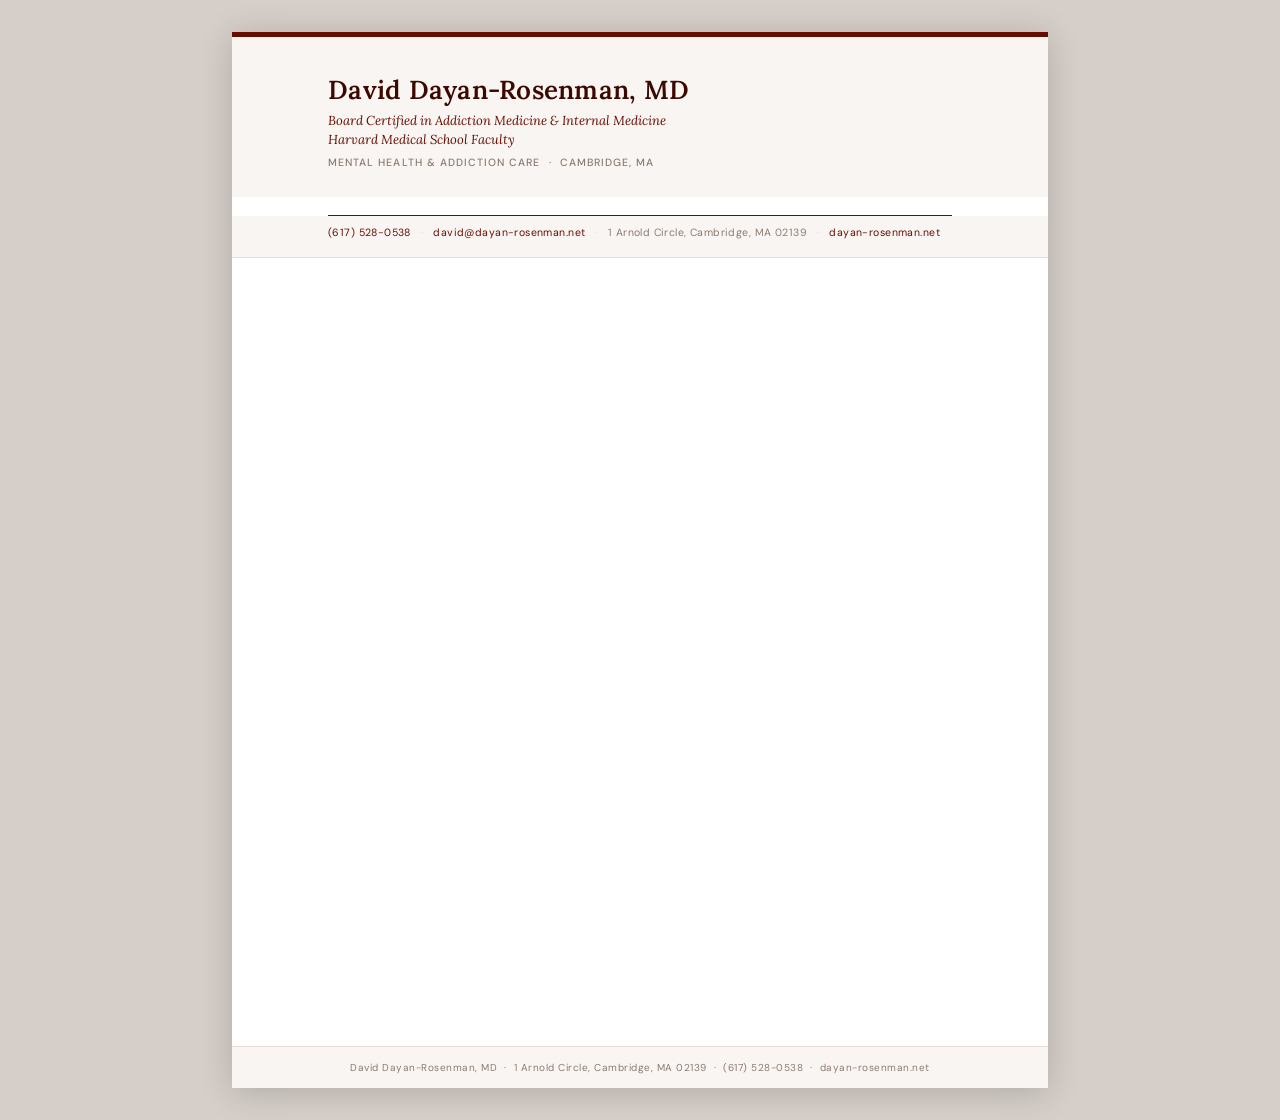
<file: letterhead.html>
<!DOCTYPE html>
<html lang="en">
<head>
  <meta charset="UTF-8">
  <meta name="viewport" content="width=device-width, initial-scale=1.0">
  <title>Letterhead – David Dayan-Rosenman, MD</title>
  <link rel="preconnect" href="https://fonts.googleapis.com">
  <link rel="preconnect" href="https://fonts.gstatic.com" crossorigin>
  <link href="https://fonts.googleapis.com/css2?family=Lora:ital,wght@0,400;0,500;0,600;1,400&family=DM+Sans:wght@300;400;500&display=swap" rel="stylesheet">
  <style>
    *, *::before, *::after { box-sizing: border-box; margin: 0; padding: 0; }

    :root {
      --accent:      #670d00;
      --accent-dark: #3d0800;
      --ink:         #3a3230;
      --ink-light:   #8a7a72;
      --cream:       #f9f5f2;
      --rule:        #e8ddd9;
    }

    /* Screen: center the page with a shadow */
    body {
      background: #d6cfc9;
      font-family: 'DM Sans', Arial, sans-serif;
      color: var(--ink);
      padding: 32px;
    }

    .page {
      width: 8.5in;
      min-height: 11in;
      margin: 0 auto;
      background: #fff;
      box-shadow: 0 4px 32px rgba(0,0,0,0.18);
      display: flex;
      flex-direction: column;
    }

    /* ── Header ── */
    .header {
      background: var(--cream);
      border-top: 5px solid var(--accent);
      padding: 36px 1in 28px;
    }

    .header-name {
      font-family: 'Lora', Georgia, serif;
      font-size: 26px;
      font-weight: 600;
      color: var(--accent-dark);
      letter-spacing: 0.01em;
      margin-bottom: 6px;
    }

    .header-creds {
      font-family: 'Lora', Georgia, serif;
      font-size: 13px;
      font-style: italic;
      color: var(--accent);
      margin-bottom: 2px;
    }

    .header-specialty {
      font-family: 'DM Sans', Arial, sans-serif;
      font-size: 10.5px;
      font-weight: 500;
      text-transform: uppercase;
      letter-spacing: 0.1em;
      color: var(--ink-light);
      margin-top: 8px;
    }

    /* ── Divider ── */
    .header-rule {
      border: none;
      border-top: 1px solid var(--accent);
      margin: 18px 1in 0;
    }

    /* ── Contact bar ── */
    .contact-bar {
      background: var(--cream);
      padding: 10px 1in 18px;
      font-family: 'DM Sans', Arial, sans-serif;
      font-size: 10.5px;
      color: var(--ink-light);
      letter-spacing: 0.04em;
      display: flex;
      gap: 0;
      flex-wrap: wrap;
    }

    .contact-bar span { white-space: nowrap; }
    .contact-bar a { color: var(--accent); text-decoration: none; }
    .contact-bar .sep {
      margin: 0 10px;
      color: var(--rule);
    }

    /* ── Body ── */
    .body {
      flex: 1;
      padding: 0.6in 1in;
      border-top: 1px solid var(--rule);
    }

    .date-line {
      font-size: 13px;
      color: var(--ink-light);
      margin-bottom: 0.45in;
    }

    /* ── Footer ── */
    .footer {
      border-top: 1px solid var(--rule);
      padding: 14px 1in;
      text-align: center;
      font-family: 'DM Sans', Arial, sans-serif;
      font-size: 10px;
      color: var(--ink-light);
      letter-spacing: 0.05em;
      background: var(--cream);
    }

    /* ── Print ── */
    @media print {
      body { background: none; padding: 0; }
      .page {
        width: 100%;
        min-height: 0;
        box-shadow: none;
      }
      .header, .contact-bar, .footer {
        -webkit-print-color-adjust: exact;
        print-color-adjust: exact;
      }
      @page {
        size: letter;
        margin: 0;
      }
      /* Re-apply logical padding inside print margins */
      .header    { padding: 36px 1in 28px; }
      .header-rule { margin: 18px 1in 0; }
      .contact-bar { padding: 10px 1in 18px; }
      .body      { padding: 0.6in 1in; }
      .footer    { padding: 14px 1in; }
    }
  </style>
</head>
<body>

<div class="page">

  <!-- Header -->
  <header class="header">
    <div class="header-name">David Dayan-Rosenman, MD</div>
    <div class="header-creds">Board Certified in Addiction Medicine &amp; Internal Medicine</div>
    <div class="header-creds">Harvard Medical School Faculty</div>
    <div class="header-specialty">Mental Health &amp; Addiction Care &nbsp;&middot;&nbsp; Cambridge, MA</div>
  </header>
  <hr class="header-rule">

  <!-- Contact bar -->
  <div class="contact-bar">
    <span><a href="tel:+16175280538">(617) 528-0538</a></span>
    <span class="sep">&middot;</span>
    <span><a href="mailto:david@dayan-rosenman.net">david@dayan-rosenman.net</a></span>
    <span class="sep">&middot;</span>
    <span>1 Arnold Circle, Cambridge, MA 02139</span>
    <span class="sep">&middot;</span>
    <span><a href="https://dayan-rosenman.net">dayan-rosenman.net</a></span>
  </div>

  <!-- Body -->
  <main class="body">
    <div class="date-line">&nbsp;</div>
    <!-- Letter content goes here -->
  </main>

  <!-- Footer -->
  <footer class="footer">
    David Dayan-Rosenman, MD &nbsp;&middot;&nbsp; 1 Arnold Circle, Cambridge, MA 02139 &nbsp;&middot;&nbsp; (617) 528-0538 &nbsp;&middot;&nbsp; dayan-rosenman.net
  </footer>

</div>

</body>
</html>
</file>
<file: fonts/fonts.css>
/* latin-ext */
@font-face {
  font-family: 'DM Sans';
  font-style: normal;
  font-weight: 300;
  font-display: swap;
  src: url(/fonts/dm-sans-normal-300-latin-ext.woff2) format('woff2');
  unicode-range: U+0100-02BA, U+02BD-02C5, U+02C7-02CC, U+02CE-02D7, U+02DD-02FF, U+0304, U+0308, U+0329, U+1D00-1DBF, U+1E00-1E9F, U+1EF2-1EFF, U+2020, U+20A0-20AB, U+20AD-20C0, U+2113, U+2C60-2C7F, U+A720-A7FF;
}
/* latin */
@font-face {
  font-family: 'DM Sans';
  font-style: normal;
  font-weight: 300;
  font-display: swap;
  src: url(/fonts/dm-sans-normal-300-latin.woff2) format('woff2');
  unicode-range: U+0000-00FF, U+0131, U+0152-0153, U+02BB-02BC, U+02C6, U+02DA, U+02DC, U+0304, U+0308, U+0329, U+2000-206F, U+20AC, U+2122, U+2191, U+2193, U+2212, U+2215, U+FEFF, U+FFFD;
}
/* latin-ext */
@font-face {
  font-family: 'DM Sans';
  font-style: normal;
  font-weight: 400;
  font-display: swap;
  src: url(/fonts/dm-sans-normal-300-latin-ext.woff2) format('woff2');
  unicode-range: U+0100-02BA, U+02BD-02C5, U+02C7-02CC, U+02CE-02D7, U+02DD-02FF, U+0304, U+0308, U+0329, U+1D00-1DBF, U+1E00-1E9F, U+1EF2-1EFF, U+2020, U+20A0-20AB, U+20AD-20C0, U+2113, U+2C60-2C7F, U+A720-A7FF;
}
/* latin */
@font-face {
  font-family: 'DM Sans';
  font-style: normal;
  font-weight: 400;
  font-display: swap;
  src: url(/fonts/dm-sans-normal-300-latin.woff2) format('woff2');
  unicode-range: U+0000-00FF, U+0131, U+0152-0153, U+02BB-02BC, U+02C6, U+02DA, U+02DC, U+0304, U+0308, U+0329, U+2000-206F, U+20AC, U+2122, U+2191, U+2193, U+2212, U+2215, U+FEFF, U+FFFD;
}
/* latin-ext */
@font-face {
  font-family: 'DM Sans';
  font-style: normal;
  font-weight: 500;
  font-display: swap;
  src: url(/fonts/dm-sans-normal-300-latin-ext.woff2) format('woff2');
  unicode-range: U+0100-02BA, U+02BD-02C5, U+02C7-02CC, U+02CE-02D7, U+02DD-02FF, U+0304, U+0308, U+0329, U+1D00-1DBF, U+1E00-1E9F, U+1EF2-1EFF, U+2020, U+20A0-20AB, U+20AD-20C0, U+2113, U+2C60-2C7F, U+A720-A7FF;
}
/* latin */
@font-face {
  font-family: 'DM Sans';
  font-style: normal;
  font-weight: 500;
  font-display: swap;
  src: url(/fonts/dm-sans-normal-300-latin.woff2) format('woff2');
  unicode-range: U+0000-00FF, U+0131, U+0152-0153, U+02BB-02BC, U+02C6, U+02DA, U+02DC, U+0304, U+0308, U+0329, U+2000-206F, U+20AC, U+2122, U+2191, U+2193, U+2212, U+2215, U+FEFF, U+FFFD;
}
/* latin-ext */
@font-face {
  font-family: 'Lora';
  font-style: italic;
  font-weight: 400;
  font-display: swap;
  src: url(/fonts/lora-italic-400-latin-ext.woff2) format('woff2');
  unicode-range: U+0100-02BA, U+02BD-02C5, U+02C7-02CC, U+02CE-02D7, U+02DD-02FF, U+0304, U+0308, U+0329, U+1D00-1DBF, U+1E00-1E9F, U+1EF2-1EFF, U+2020, U+20A0-20AB, U+20AD-20C0, U+2113, U+2C60-2C7F, U+A720-A7FF;
}
/* latin */
@font-face {
  font-family: 'Lora';
  font-style: italic;
  font-weight: 400;
  font-display: swap;
  src: url(/fonts/lora-italic-400-latin.woff2) format('woff2');
  unicode-range: U+0000-00FF, U+0131, U+0152-0153, U+02BB-02BC, U+02C6, U+02DA, U+02DC, U+0304, U+0308, U+0329, U+2000-206F, U+20AC, U+2122, U+2191, U+2193, U+2212, U+2215, U+FEFF, U+FFFD;
}
/* latin-ext */
@font-face {
  font-family: 'Lora';
  font-style: normal;
  font-weight: 400;
  font-display: swap;
  src: url(/fonts/lora-normal-400-latin-ext.woff2) format('woff2');
  unicode-range: U+0100-02BA, U+02BD-02C5, U+02C7-02CC, U+02CE-02D7, U+02DD-02FF, U+0304, U+0308, U+0329, U+1D00-1DBF, U+1E00-1E9F, U+1EF2-1EFF, U+2020, U+20A0-20AB, U+20AD-20C0, U+2113, U+2C60-2C7F, U+A720-A7FF;
}
/* latin */
@font-face {
  font-family: 'Lora';
  font-style: normal;
  font-weight: 400;
  font-display: swap;
  src: url(/fonts/lora-normal-400-latin.woff2) format('woff2');
  unicode-range: U+0000-00FF, U+0131, U+0152-0153, U+02BB-02BC, U+02C6, U+02DA, U+02DC, U+0304, U+0308, U+0329, U+2000-206F, U+20AC, U+2122, U+2191, U+2193, U+2212, U+2215, U+FEFF, U+FFFD;
}
/* latin-ext */
@font-face {
  font-family: 'Lora';
  font-style: normal;
  font-weight: 500;
  font-display: swap;
  src: url(/fonts/lora-normal-400-latin-ext.woff2) format('woff2');
  unicode-range: U+0100-02BA, U+02BD-02C5, U+02C7-02CC, U+02CE-02D7, U+02DD-02FF, U+0304, U+0308, U+0329, U+1D00-1DBF, U+1E00-1E9F, U+1EF2-1EFF, U+2020, U+20A0-20AB, U+20AD-20C0, U+2113, U+2C60-2C7F, U+A720-A7FF;
}
/* latin */
@font-face {
  font-family: 'Lora';
  font-style: normal;
  font-weight: 500;
  font-display: swap;
  src: url(/fonts/lora-normal-400-latin.woff2) format('woff2');
  unicode-range: U+0000-00FF, U+0131, U+0152-0153, U+02BB-02BC, U+02C6, U+02DA, U+02DC, U+0304, U+0308, U+0329, U+2000-206F, U+20AC, U+2122, U+2191, U+2193, U+2212, U+2215, U+FEFF, U+FFFD;
}
/* latin-ext */
@font-face {
  font-family: 'Lora';
  font-style: normal;
  font-weight: 600;
  font-display: swap;
  src: url(/fonts/lora-normal-400-latin-ext.woff2) format('woff2');
  unicode-range: U+0100-02BA, U+02BD-02C5, U+02C7-02CC, U+02CE-02D7, U+02DD-02FF, U+0304, U+0308, U+0329, U+1D00-1DBF, U+1E00-1E9F, U+1EF2-1EFF, U+2020, U+20A0-20AB, U+20AD-20C0, U+2113, U+2C60-2C7F, U+A720-A7FF;
}
/* latin */
@font-face {
  font-family: 'Lora';
  font-style: normal;
  font-weight: 600;
  font-display: swap;
  src: url(/fonts/lora-normal-400-latin.woff2) format('woff2');
  unicode-range: U+0000-00FF, U+0131, U+0152-0153, U+02BB-02BC, U+02C6, U+02DA, U+02DC, U+0304, U+0308, U+0329, U+2000-206F, U+20AC, U+2122, U+2191, U+2193, U+2212, U+2215, U+FEFF, U+FFFD;
}
</file>
